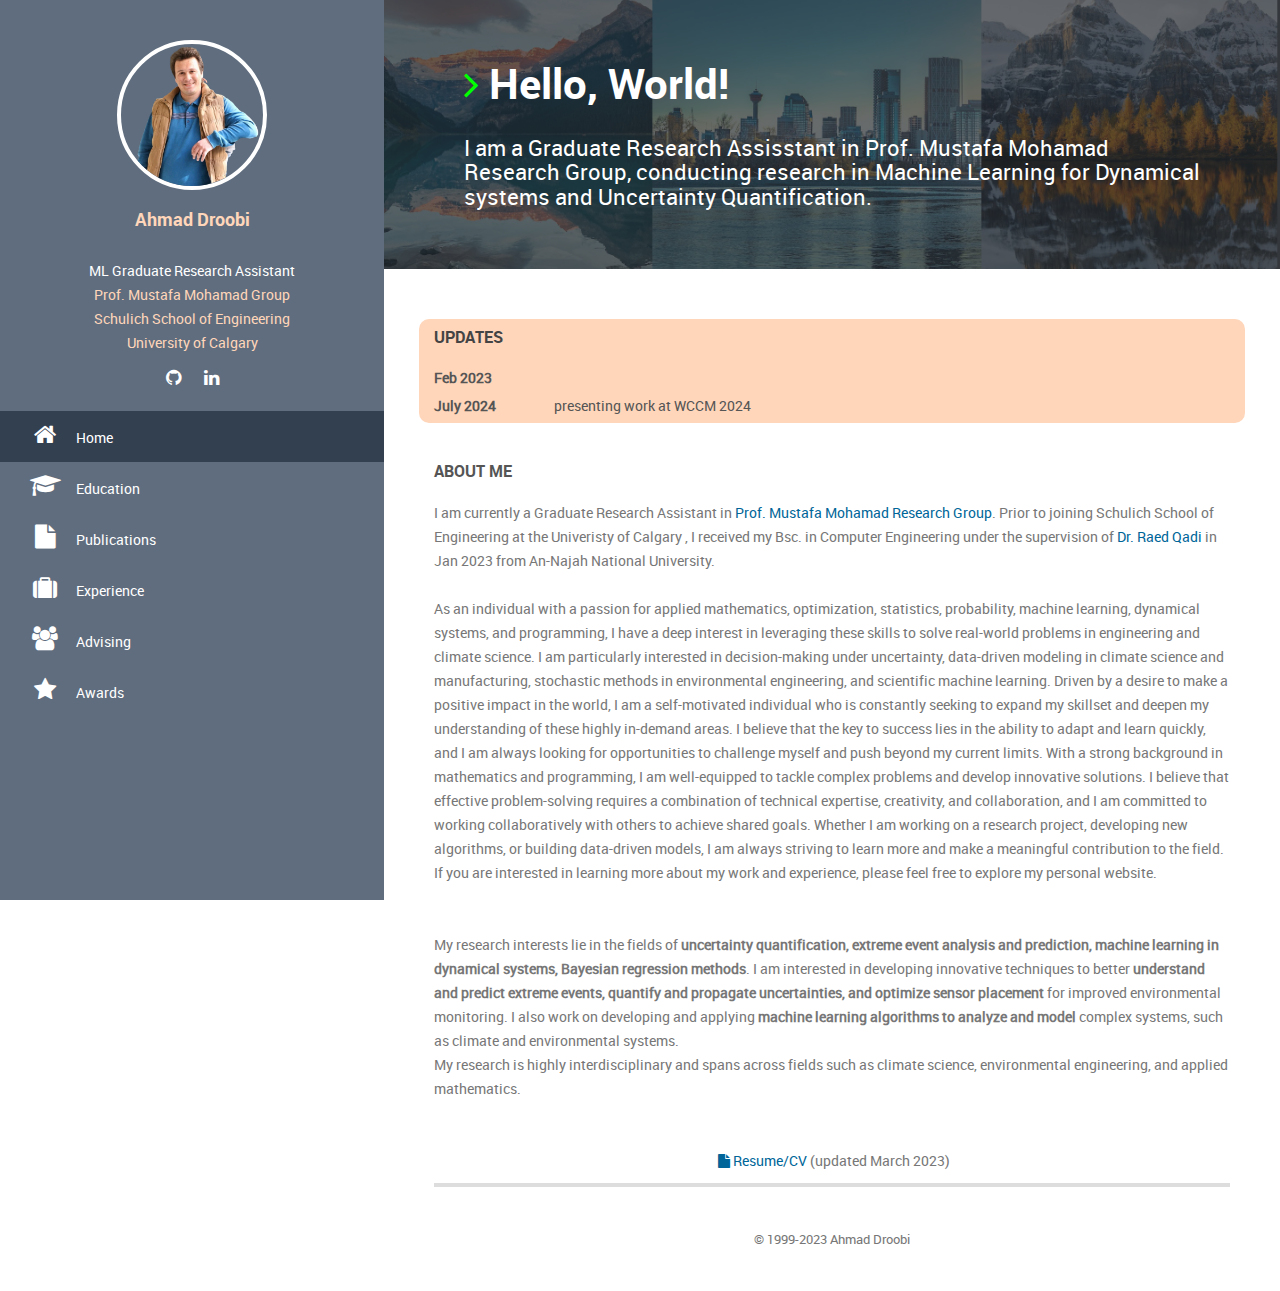
<file: index.html>
<!DOCTYPE html>
<!--[if lt IE 7]>      <html class="no-js lt-ie9 lt-ie8 lt-ie7"> <![endif]-->
<!--[if IE 7]>         <html class="no-js lt-ie9 lt-ie8"> <![endif]-->
<!--[if IE 8]>         <html class="no-js lt-ie9"> <![endif]-->
<!--[if gt IE 8]><!--> <html class="no-js"> <!--<![endif]-->
    <head>
        <meta charset="utf-8">
        <meta http-equiv="X-UA-Compatible" content="IE=edge">
        <title> Ahmad Droobi | Home  </title>
        <meta name="description" content="">
        <!--
    	Volton Template
    	http://www.templatemo.com/tm-441-volton
        -->
        <meta name="viewport" content="width=device-width, initial-scale=1">

        <link rel="stylesheet" href="css/normalize.css">
        <link rel="stylesheet" href="css/font-awesome.css">
        <link rel="stylesheet" href="css/academicons.css">
        <link rel="stylesheet" href="css/bootstrap.min.css">
        <link rel="stylesheet" href="css/templatemo-style.css">
        <link rel="shortcut icon" href="img/licensed-image.ico">
        <link rel="apple-touch-icon" sizes="180x180" href="/apple-touch-icon.png?v=9ByQ8gbazn">
        <link rel="icon" type="image/png" sizes="32x32" href="/favicon-32x32.png?v=9ByQ8gbazn">
        <link rel="icon" type="image/png" sizes="16x16" href="/favicon-16x16.png?v=9ByQ8gbazn">
        <link rel="manifest" href="/manifest.json?v=9ByQ8gbazn">
        <link rel="mask-icon" href="/safari-pinned-tab.svg?v=9ByQ8gbazn" color="#8c1515">
        <link rel="shortcut icon" href="/favicon.ico?v=9ByQ8gbazn">
        <meta name="msapplication-TileColor" content="#8c1515">
        <meta name="msapplication-TileImage" content="/mstile-144x144.png?v=9ByQ8gbazn">
        <meta name="theme-color" content="#ffffff">

        <script src="js/vendor/modernizr-2.6.2.min.js"></script>
        <script>
            (function(i,s,o,g,r,a,m){i['GoogleAnalyticsObject']=r;i[r]=i[r]||function(){
            (i[r].q=i[r].q||[]).push(arguments)},i[r].l=1*new Date();a=s.createElement(o),
            m=s.getElementsByTagName(o)[0];a.async=1;a.src=g;m.parentNode.insertBefore(a,m)
            })(window,document,'script','https://www.google-analytics.com/analytics.js','ga');

            ga('create', 'UA-88631709-1', 'auto');
            ga('send', 'pageview');
        </script>
    </head>
    <body>
        <!--[if lt IE 7]>
            <p class="browsehappy">You are using an <strong>outdated</strong> browser. Please <a href="http://browsehappy.com/">upgrade your browser</a> to improve your experience.</p>
        <![endif]-->

        <div class="responsive-header visible-xs visible-sm">
            <div class="container">
                <div class="row" style="margin-right: 0px">
                    <div class="col-md-12">
                        <div class="top-section">
                            <div class="profile-image">
                                <img src="img/prof.jpg" alt="ahmad droobi">
                            </div>
                            <div class="profile-content">
                                <h3 class="profile-title"><a href="https://profiles.ucalgary.ca/ahmad-droobi" target="_blank">Ahmad Droobi</a></h3>
                                <p class="profile-description">ML Research </p>
                                <p class="profile-description"><br /></p>
                                <div class="social-icons">
                                    <ul>
                                        <li style="margin: 0 20px 0 0;"><a href="https://github.com/ahmaddroobi99" target="_blank"><i class="fa fa-github"></i></a></li>
                                        <li><a href="https://www.linkedin.com/in/droobi/" target="_blank"><i class="fa fa-linkedin"></i></a></li>

                                    </ul>
                                </div> <!-- .social-icons -->
                            </div>
                        </div>
                    </div>
                </div>
                <a href="#" class="toggle-menu"><i class="fa fa-bars"></i></a>
                <div class="main-navigation responsive-menu">
                    <ul class="navigation">
                        <li><a href="index.html"><i class="fa fa-home fa-fw"></i>Home</a></li>
                        <li><a href="education.html"><i class="fa fa-graduation-cap fa-fw"></i>Education</a></li>
                        <li><a href="publications.html"><i class="fa fa-file fa-fw"></i>Publications</a></li>
                        <li><a href="experience.html"><i class="fa fa-suitcase fa-fw"></i>Experience</a></li>
                        <li><a href="advising.html"><i class="fa fa-users fa-fw"></i>Advising</a></li>
                        <li><a href="awards.html"><i class="fa fa-star fa-fw"></i>Awards</a></li>
                    </ul>
                </div>
            </div>
        </div>

        <!-- SIDEBAR -->
        <div class="sidebar-menu hidden-xs hidden-sm">
            <div class="top-section">
                <div class="profile-image">
                    <img src="img/prof.jpg" alt="droobi">
                    
                </div>
                <h3 class="profile-title"><a href="https://profiles.ucalgary.ca/ahmad-droobi" target="_blank">Ahmad Droobi</a></h3>
                <!-- <p class="profile-description">borisi (at) stanford (dot) edu</p> -->
                <p class="profile-description"><br /></p>
                <p class="profile-description">ML Graduate Research Assistant  </p>
                <p class="profile-description"><a href="https://profiles.ucalgary.ca/mustafa-mohamad" target="_blank">Prof. Mustafa Mohamad Group</a></p>
                <p class="profile-description"><a href="https://schulich.ucalgary.ca/" target="_blank">Schulich School of Engineering</a></p>
                <p class="profile-description"><a href="https://ucalgary.ca/" target="_blank"> University of Calgary </a></p>
            </div> <!-- top-section -->
            <div class="social-icons">
                <ul>
                    <li style="margin: 0 20px 0 0;"><a href="https://github.com/ahmaddroobi99" target="_blank"><i class="fa fa-github"></i></a></li>

                    <li style="margin: 0px 0 10px 0">  <a href="https://www.linkedin.com/in/droobi/" target="_blank"><i class="fa fa-linkedin"></i></a></li>
<!--                    <li><a href="" target="_blank"><i class="ai ai-google-scholar"></i></a></li>-->
<!--                    <li><a href="" target="_blank">arXiv</a></li>-->
                </ul>
            </div> <!-- .social-icons -->
            <div class="main-navigation">
                <ul class="navigation">
                    <li><a href="index.html"><i class="fa fa-home fa-fw"></i>Home</a></li>
                    <li><a href="education.html"><i class="fa fa-graduation-cap fa-fw"></i>Education</a></li>
                    <li><a href="publications.html"><i class="fa fa-file fa-fw"></i>Publications</a></li>
                    <li><a href="experience.html"><i class="fa fa-suitcase fa-fw"></i>Experience</a></li>
                    <li><a href="advising.html"><i class="fa fa-users fa-fw"></i>Advising</a></li>
                    <li><a href="awards.html"><i class="fa fa-star fa-fw"></i>Awards</a></li>
                </ul>
            </div> <!-- .main-navigation -->
        </div> <!-- .sidebar-menu -->


        <div class="banner-bg" id="top">
            <div class="banner-overlay"><img src="img/ccc.png" alt="" /></div>
            <div class="welcome-text">
                <h2><i class="fa fa-angle-right"></i> Hello, World!</h2>
                <h5>I am a Graduate Research Assisstant  in Prof. Mustafa Mohamad Research Group, conducting research in Machine Learning for Dynamical systems and Uncertainty Quantification.</h5>
            </div>
        </div>

        <!-- MAIN CONTENT -->
        <div class="main-content">
            <div class="fluid-container">
                <div class="content-wrapper">
                    <!-- UPDATES -->
                    <div class="page-section" id="about">
                    <div class="row">
                        <div class="col-md-12" id="updates">
                            <h4 class="widget-title">Updates</h4>
                            <table>
                                <tr>
                                    <td class="update-date"><b>Feb 2023</b></td>
                                    <td> </td>
                                </tr>
                                <tr>
                                    <td class="update-date"><b>July 2024</b></td>
                                    <td>  presenting work at WCCM 2024   </td>
                                </tr>
                            </table>
                        </div>
                        <br>
                    </div> <!-- #updates -->
                    <!-- ABOUT -->
                    <div class="row">
                        <div class="col-md-12">
                            <h4 class="widget-title">About Me</h4>
                            <p>
                                I am currently a   Graduate Research Assistant  in  <a href="https://grad.ucalgary.ca/node/3399" target="_blank">Prof. Mustafa Mohamad Research Group</a>. Prior to joining Schulich School of Engineering at the Univeristy of Calgary , I received my Bsc. in Computer Engineering  under the supervision of <a href="https://staff.najah.edu/en/profiles/3034/" target="_blank">Dr. Raed Qadi </a>   in Jan 2023  from An-Najah National University.
                                <br/>
                                <br/>
                                <p>



                            As an individual with a passion for applied mathematics, optimization, statistics, probability, machine learning, dynamical systems, and programming, I have a deep interest in leveraging these skills to solve real-world problems in engineering and climate science. I am particularly interested in decision-making under uncertainty, data-driven modeling in climate science and manufacturing, stochastic methods in environmental engineering, and scientific machine learning.

Driven by a desire to make a positive impact in the world, I am a self-motivated individual who is constantly seeking to expand my skillset and deepen my understanding of these highly in-demand areas. I believe that the key to success lies in the ability to adapt and learn quickly, and I am always looking for opportunities to challenge myself and push beyond my current limits.

With a strong background in mathematics and programming, I am well-equipped to tackle complex problems and develop innovative solutions. I believe that effective problem-solving requires a combination of technical expertise, creativity, and collaboration, and I am committed to working collaboratively with others to achieve shared goals.

Whether I am working on a research project, developing new algorithms, or building data-driven models, I am always striving to learn more and make a meaningful contribution to the field. If you are interested in learning more about my work and experience, please feel free to explore my personal website.

                        </p>

  <br/>
                            <br/>





                                My research interests lie in the fields of <b>uncertainty quantification, extreme event analysis and prediction, machine learning in dynamical systems, Bayesian regression methods</b>. I am interested in developing innovative techniques to better <b>understand and predict extreme events, quantify and propagate uncertainties, and optimize sensor placement</b>  for improved environmental monitoring. I also work on developing and applying  <b>machine learning algorithms to analyze and model</b> complex systems, such as climate and environmental systems.
                               <p> My research is highly interdisciplinary and spans across fields such as climate science, environmental engineering, and applied mathematics.</p>
                                <!-- <br/>
                                <br/>
                                If you'd like to conduct an internship in our group along these topics, please <a href="https://nvidia.wd5.myworkdayjobs.com/en-US/UniversityJobs/job/US-CA-Santa-Clara/PhD-Research-Intern--Autonomous-Vehicles---Summer-2023_JR1963492" target="_blank">apply here</a>! -->
                            <br/>
                            <br/>
                            <p style="margin-bottom: -30px; text-align: center;"><a href="files/Ahmad_Droobi_2023.docx.pdf" target="_blank"><i class="fa fa-file fa-fw"></i>Resume/CV</a> (updated March 2023)</p>
                            <hr>
                        </div>
                    </div> <!-- #about -->
                    </div>

                    <div class="row" id="footer">
                        <div class="col-md-12 text-center">
                            <p class="copyright-text">&copy; 1999-2023 Ahmad Droobi</p>
                        </div>
                    </div>

                </div>

            </div>
        </div>

        <script src="js/vendor/jquery-1.10.2.min.js"></script>
        <script src="js/min/plugins.min.js"></script>
        <script src="js/min/main.min.js"></script>

    </body>
</html>
</file>
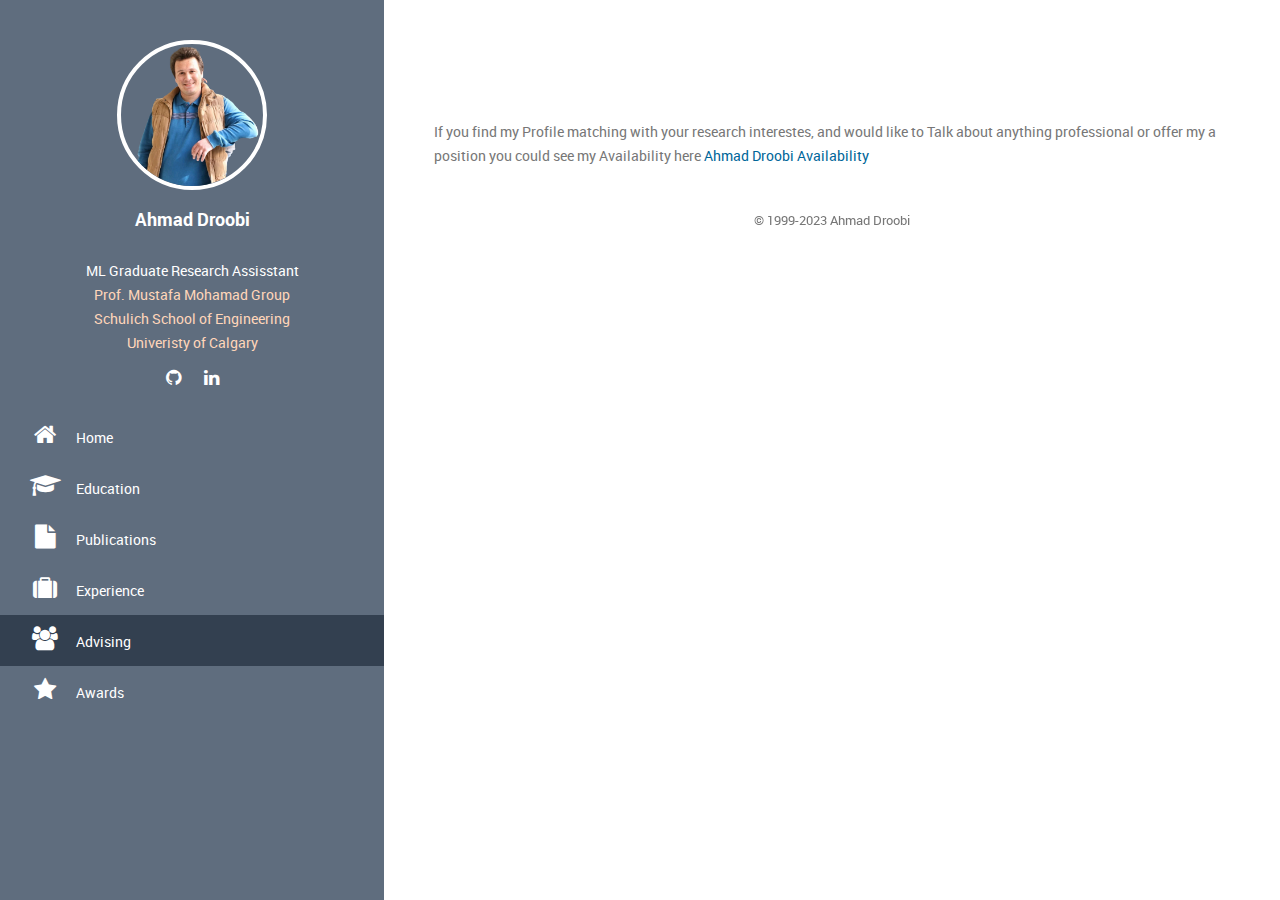
<file: advising.html>
<!DOCTYPE html>
<!--[if lt IE 7]>      <html class="no-js lt-ie9 lt-ie8 lt-ie7"> <![endif]-->
<!--[if IE 7]>         <html class="no-js lt-ie9 lt-ie8"> <![endif]-->
<!--[if IE 8]>         <html class="no-js lt-ie9"> <![endif]-->
<!--[if gt IE 8]><!--> <html class="no-js"> <!--<![endif]-->
    <head>
        <meta charset="utf-8">
        <meta http-equiv="X-UA-Compatible" content="IE=edge">
        <title>Ahmad Droobi  | Advising</title>
        <meta name="description" content="">
        <!--
    	Volton Template
    	http://www.templatemo.com/tm-441-volton
        -->
        <meta name="viewport" content="width=device-width, initial-scale=1">

        <link rel="stylesheet" href="css/normalize.css">
        <link rel="stylesheet" href="css/font-awesome.css">
        <link rel="stylesheet" href="css/academicons.css">
        <link rel="stylesheet" href="css/bootstrap.min.css">
        <link rel="stylesheet" href="css/templatemo-style.css">
        <link rel="shortcut icon" href="img/licensed-image.ico">

        <link rel="apple-touch-icon" sizes="180x180" href="/apple-touch-icon.png?v=9ByQ8gbazn">
        <link rel="icon" type="image/png" sizes="32x32" href="/favicon-32x32.png?v=9ByQ8gbazn">
        <link rel="icon" type="image/png" sizes="16x16" href="/favicon-16x16.png?v=9ByQ8gbazn">
        <link rel="manifest" href="/manifest.json?v=9ByQ8gbazn">
        <link rel="mask-icon" href="/safari-pinned-tab.svg?v=9ByQ8gbazn" color="#8c1515">
        <link rel="shortcut icon" href="/favicon.ico?v=9ByQ8gbazn">
        <meta name="msapplication-TileColor" content="#8c1515">
        <meta name="msapplication-TileImage" content="/mstile-144x144.png?v=9ByQ8gbazn">
        <meta name="theme-color" content="#ffffff">

        <script src="js/vendor/modernizr-2.6.2.min.js"></script>
        <script>
            (function(i,s,o,g,r,a,m){i['GoogleAnalyticsObject']=r;i[r]=i[r]||function(){
            (i[r].q=i[r].q||[]).push(arguments)},i[r].l=1*new Date();a=s.createElement(o),
            m=s.getElementsByTagName(o)[0];a.async=1;a.src=g;m.parentNode.insertBefore(a,m)
            })(window,document,'script','https://www.google-analytics.com/analytics.js','ga');

            ga('create', 'UA-88631709-1', 'auto');
            ga('send', 'pageview');
        </script>
    </head>
    <body >
        <!--[if lt IE 7]>
            <p class="browsehappy">You are using an <strong>outdated</strong> browser. Please <a href="http://browsehappy.com/">upgrade your browser</a> to improve your experience.</p>
        <![endif]-->

        <div class="responsive-header visible-xs visible-sm">
            <div class="container">
                <div class="row" style="margin-right: 0px">
                    <div class="col-md-12">
                        <div class="top-section">
                            <div class="profile-image">
                                <img src="img/prof.jpg" alt="Ahmad Droobi">
                            </div>
                            <div class="profile-content">
                                <h3 class="profile-title"><a href="https://profiles.ucalgary.ca/ahmad-droobi" target="_blank">Ahmad Droobi</a></h3>
                                <p class="profile-description">ML Research </p>
                                <p class="profile-description"><br /></p>
                                <div class="social-icons">
                                    <ul>
<!--                                        <li><a href="https://twitter.com/iamborisi" target="_blank"><i class="fa fa-twitter"></i></a></li>-->
<!--                                        <li><a href="https://www.linkedin.com/in/boris-ivanovic-a3103064" target="_blank"><i class="fa fa-linkedin"></i></a></li>-->
<!--                                        <li><a href="https://scholar.google.com/citations?user=ey9AQcEAAAAJ" target="_blank"><i class="ai ai-google-scholar"></i></a></li>-->
<!--                                        <li><a href="https://arxiv.org/a/ivanovic_b_1" target="_blank">arXiv</a></li>-->

                                        <li style="margin: 0 20px 0 0;"><a href="https://github.com/ahmaddroobi99" target="_blank"><i class="fa fa-github"></i></a></li>
                                        <li><a href="https://www.linkedin.com/in/droobi/" target="_blank"><i class="fa fa-linkedin"></i></a></li>

                                    </ul>
                                </div> <!-- .social-icons -->
                            </div>
                        </div>
                    </div>
                </div>
                <a href="#" class="toggle-menu"><i class="fa fa-bars"></i></a>
                <div class="main-navigation responsive-menu">
                    <ul class="navigation">
                        <li><a href="index.html"><i class="fa fa-home fa-fw"></i>Home</a></li>
                        <li><a href="education.html"><i class="fa fa-graduation-cap fa-fw"></i>Education</a></li>
                        <li><a href="publications.html"><i class="fa fa-file fa-fw"></i>Publications</a></li>
                        <li><a href="experience.html"><i class="fa fa-suitcase fa-fw"></i>Experience</a></li>
                        <li><a href="advising.html"><i class="fa fa-users fa-fw"></i>Advising</a></li>
                        <li><a href="awards.html"><i class="fa fa-star fa-fw"></i>Awards</a></li>
                    </ul>
                </div>
            </div>
        </div>

        <!-- SIDEBAR -->
        <div class="sidebar-menu hidden-xs hidden-sm">
            <div class="top-section">
                <div class="profile-image">
                                   <img src="img/prof.jpg" alt="Boris">
                </div>
                <h3 class="profile-title">Ahmad Droobi</h3>
                <!-- <p class="profile-description">borisi (at) stanford (dot) edu</p> -->
                <p class="profile-description"><br /></p>
                <p class="profile-description">ML Graduate Research Assisstant  </p>
                <p class="profile-description"><a href="https://profiles.ucalgary.ca/mustafa-mohamad" target="_blank">Prof. Mustafa Mohamad Group</a></p>
                <p class="profile-description"><a href="https://schulich.ucalgary.ca/" target="_blank">Schulich School of Engineering</a></p>
                <p class="profile-description"><a href="https://ucalgary.ca/" target="_blank"> Univeristy of Calgary </a></p>
            </div> <!-- top-section -->
            <div class="social-icons">
                <ul>
                    <li style="margin: 0 20px 0 0;"><a href="https://github.com/ahmaddroobi99" target="_blank"><i class="fa fa-github"></i></a></li>

                    <li style="margin: 0px 0 10px 0">  <a href="https://www.linkedin.com/in/droobi/" target="_blank"><i class="fa fa-linkedin"></i></a></li>
<!--                    <li><a href="" target="_blank"><i class="ai ai-google-scholar"></i></a></li>-->
<!--                    <li><a href="" target="_blank">arXiv</a></li>-->
                </ul>
            </div> <!-- .social-icons -->
            <div class="main-navigation">
                <ul class="navigation">
                    <li><a href="index.html"><i class="fa fa-home fa-fw"></i>Home</a></li>
                    <li><a href="education.html"><i class="fa fa-graduation-cap fa-fw"></i>Education</a></li>
                    <li><a href="publications.html"><i class="fa fa-file fa-fw"></i>Publications</a></li>
                    <li><a href="experience.html"><i class="fa fa-suitcase fa-fw"></i>Experience</a></li>
                    <li><a href="advising.html"><i class="fa fa-users fa-fw"></i>Advising</a></li>
                    <li><a href="awards.html"><i class="fa fa-star fa-fw"></i>Awards</a></li>
                </ul>
            </div> <!-- .main-navigation -->
        </div> <!-- .sidebar-menu -->

        <!-- MAIN CONTENT -->
        <div class="main-content">
            <div class="fluid-container">
                <div class="content-wrapper">
                    <br>
                    <br>
                    <br>
                    <br>
                    <br>

                    <p>If you find my Profile matching with your research interestes, and would like to Talk about anything professional or offer my a position you could see my Availability here <a  target="_blank" href="https://calendly.com/ahmad-droobi1999/ahmad-hamdan-droobi">Ahmad Droobi Availability</a>  </p>
<!--                    &lt;!&ndash; ADVISING &ndash;&gt;-->
<!--                    <div class="page-section" id="advising">-->
<!--                    <div class="row">-->
<!--                        <div class="col-md-12">-->
<!--                            <h4 class="widget-title">Advising</h4>-->
<!--                            <h5 class="widget-title" style="margin-bottom: 5px">At NVIDIA</h5>-->
<!--                            <table class="advisees">-->
<!--                              <tr>-->
<!--                                <th>Name</th>-->
<!--                                <th>Program</th>-->
<!--                                <th>School</th>-->
<!--                                <th>Dates</th>-->
<!--                                <th>Current</th>-->
<!--                              </tr>-->
<!--                              <tr>-->
<!--                                <th><a href="https://www.linkedin.com/in/guanyu-song-a53a811ba/" target="_blank">Guanyu Song</a></th>-->
<!--                                <td>Undergrad CS</td>-->
<!--                                <td>University of Toronto</td>-->
<!--                                <td>9/2022 - Present</td>-->
<!--                              </tr>-->
<!--                              <tr>-->
<!--                                <th><a href="https://fanyun-sun.github.io/" target="_blank">Sun Fan-Yun</a></th>-->
<!--                                <td>PhD CS</td>-->
<!--                                <td>Stanford University</td>-->
<!--                                <td>6/2022 - 11/2022</td>-->
<!--                              </tr>-->
<!--                              <tr>-->
<!--                                <th><a href="https://www.fchristianos.com/" target="_blank">Filippos Christianos</a></th>-->
<!--                                <td>PhD Robotics</td>-->
<!--                                <td>University of Edinburgh</td>-->
<!--                                <td>6/2022 - 9/2022</td>-->
<!--                              </tr>-->
<!--                            </table>-->
<!--                            <br />-->
<!--                            <h5 class="widget-title" style="margin-bottom: 5px">At Stanford</h5>-->
<!--                            <table class="advisees">-->
<!--                              <tr>-->
<!--                                <th>Name</th>-->
<!--                                <th>Program</th>-->
<!--                                <th>School</th>-->
<!--                                <th>Dates</th>-->
<!--                                <th>Current</th>-->
<!--                              </tr>-->
<!--                              <tr>-->
<!--                                <th><a href="https://mfadhilgtg.github.io" target="_blank">M. Fadhil Ginting</a></th>-->
<!--                                <td>PhD AA</td>-->
<!--                                <td>Stanford University</td>-->
<!--                                <td>9/2021 - 12/2021</td>-->
<!--                              </tr>-->
<!--                              <tr>-->
<!--                                <th><a href="https://www.mecc.polimi.it/us/phd/our-phd-students/xxxv-cycle/luca-paparusso" target="_blank">Luca Paparusso</a></th>-->
<!--                                <td>PhD ME</td>-->
<!--                                <td>Politecnico di Milano</td>-->
<!--                                <td>1/2021 - 12/2021</td>-->
<!--                              </tr>-->
<!--                              <tr>-->
<!--                                <th><a href="https://www.linkedin.com/in/richardlyf" target="_blank">Yifeng (Richard) Lin</a></th>-->
<!--                                <td>MS CS</td>-->
<!--                                <td>Stanford University</td>-->
<!--                                <td>1/2021 - 6/2021</td>-->
<!--                                <td>Deep Learning Scientist at NVIDIA</td>-->
<!--                              </tr>-->
<!--                              <tr>-->
<!--                                <th><a href="https://www.linkedin.com/in/priyakasimbeg" target="_blank">Priya Kasimbeg</a></th>-->
<!--                                <td>MS ICME</td>-->
<!--                                <td>Stanford University</td>-->
<!--                                <td>4/2020 - 6/2020</td>-->
<!--                                <td>SWE at Google</td>-->
<!--                              </tr>-->
<!--                              <tr>-->
<!--                                <th><a href="https://www.linkedin.com/in/onur-cezmi-mutlu-2178771b8" target="_blank">Cezmi Mutlu</a></th>-->
<!--                                <td>PhD EE</td>-->
<!--                                <td>Stanford University</td>-->
<!--                                <td>1/2020 - 3/2020</td>-->
<!--                                <td>Stanford EE PhD Student</td>-->
<!--                              </tr>-->
<!--                              <tr>-->
<!--                                <th><a href="https://www.linkedin.com/in/timsalzmann" target="_blank">Tim Salzmann</a></th>-->
<!--                                <td>MS Robotics</td>-->
<!--                                <td>Technical University of Munich</td>-->
<!--                                <td>9/2019 - 2/2020</td>-->
<!--                                <td>TUM PhD Student</td>-->
<!--                              </tr>-->
<!--                              <tr>-->
<!--                                <th><a href="https://www.linkedin.com/in/junwuzhang" target="_blank">Junwu Zhang</a></th>-->
<!--                                <td>MS MechE</td>-->
<!--                                <td>Stanford University</td>-->
<!--                                <td>4/2019 - 6/2019</td>-->
<!--                                <td>Roboticist at Vicarious</td>-->
<!--                              </tr>-->
<!--                              <tr>-->
<!--                                <th><a href="https://www.linkedin.com/in/hans-magnus-e-ewald" target="_blank">Hans Magnus Ewald</a></th>-->
<!--                                <td>PhD EE</td>-->
<!--                                <td>Stanford University</td>-->
<!--                                <td>1/2019 - 4/2019</td>-->
<!--                                <td>R&D Engineer at Forkbeard Tech</td>-->
<!--                              </tr>-->
<!--                              <tr>-->
<!--                                <th><a href="https://www.linkedin.com/in/simon-romanski" target="_blank">Simon Romanski</a></th>-->
<!--                                <td>MS EE/CS</td>-->
<!--                                <td>Karlsruhe Institute of Technology</td>-->
<!--                                <td>9/2018 - 4/2019</td>-->
<!--                                <td>ML Researcher at understand.ai</td>-->
<!--                              </tr>-->
<!--                              <tr>-->
<!--                                <th><a href="http://asl.stanford.edu/people/amine-elhafsi" target="_blank">Amine Elhafsi</a></th>-->
<!--                                <td>MS Aero/Astro</td>-->
<!--                                <td>Stanford University</th>-->
<!--                                <td>9/2018 - 12/2018</td>-->
<!--                                <td>Proud ASL member!</td>-->
<!--                              </tr>-->
<!--                              <tr>-->
<!--                                <th><a href="https://www.linkedin.com/in/oriana-peltzer" target="_blank">Oriana Peltzer</a></th>-->
<!--                                <td>MS MechE</td>-->
<!--                                <td>Stanford University</td>-->
<!--                                <td>9/2018 - 12/2018</td>-->
<!--                                <td>Stanford MechE PhD Student</td>-->
<!--                              </tr>-->
<!--                            </table>-->
<!--                            <hr>-->
<!--                        </div>-->
<!--                    </div> &lt;!&ndash; #ADVISING &ndash;&gt;-->
                    </div>

                    <div class="row" id="footer">
                        <div class="col-md-12 text-center">
                            <p class="copyright-text">&copy; 1999-2023 Ahmad Droobi</p>
                        </div>
                    </div>

                </div>

            </div>
        </div>

        <script src="js/vendor/jquery-1.10.2.min.js"></script>
        <script src="js/min/plugins.min.js"></script>
        <script src="js/min/main.min.js"></script>

    </body>
</html>
</file>
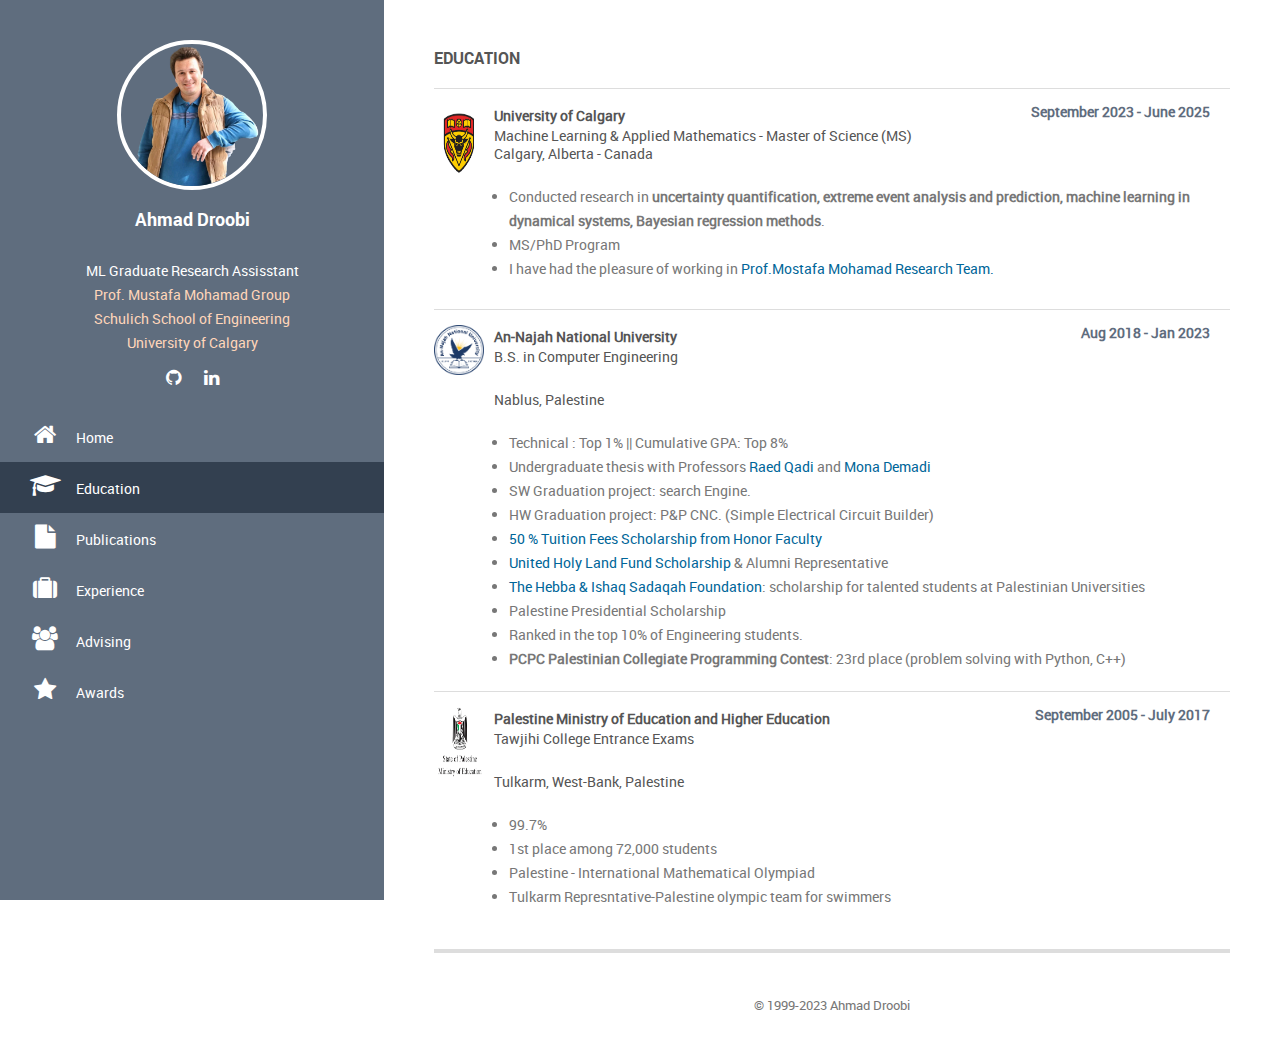
<file: education.html>
<!DOCTYPE html>
<!--[if lt IE 7]>      <html class="no-js lt-ie9 lt-ie8 lt-ie7"> <![endif]-->
<!--[if IE 7]>         <html class="no-js lt-ie9 lt-ie8"> <![endif]-->
<!--[if IE 8]>         <html class="no-js lt-ie9"> <![endif]-->
<!--[if gt IE 8]><!--> <html class="no-js"> <!--<![endif]-->
    <head>
        <meta charset="utf-8">
        <meta http-equiv="X-UA-Compatible" content="IE=edge">
        <title> Ahmad Droobi | Education</title>
        <meta name="description" content="">
        <!--
    	Volton Template
    	http://www.templatemo.com/tm-441-volton
        -->
        <meta name="viewport" content="width=device-width, initial-scale=1">
        <link rel="shortcut icon" href="img/licensed-image.ico">

        <link rel="stylesheet" href="css/normalize.css">
        <link rel="stylesheet" href="css/font-awesome.css">
        <link rel="stylesheet" href="css/academicons.css">
        <link rel="stylesheet" href="css/bootstrap.min.css">
        <link rel="stylesheet" href="css/templatemo-style.css">

        <link rel="apple-touch-icon" sizes="180x180" href="/apple-touch-icon.png?v=9ByQ8gbazn">
        <link rel="icon" type="image/png" sizes="32x32" href="/favicon-32x32.png?v=9ByQ8gbazn">
        <link rel="icon" type="image/png" sizes="16x16" href="/favicon-16x16.png?v=9ByQ8gbazn">
        <link rel="manifest" href="/manifest.json?v=9ByQ8gbazn">
        <link rel="mask-icon" href="/safari-pinned-tab.svg?v=9ByQ8gbazn" color="#8c1515">
        <link rel="shortcut icon" href="/favicon.ico?v=9ByQ8gbazn">
        <meta name="msapplication-TileColor" content="#8c1515">
        <meta name="msapplication-TileImage" content="/mstile-144x144.png?v=9ByQ8gbazn">
        <meta name="theme-color" content="#ffffff">

        <script src="js/vendor/modernizr-2.6.2.min.js"></script>
        <script>
            (function(i,s,o,g,r,a,m){i['GoogleAnalyticsObject']=r;i[r]=i[r]||function(){
            (i[r].q=i[r].q||[]).push(arguments)},i[r].l=1*new Date();a=s.createElement(o),
            m=s.getElementsByTagName(o)[0];a.async=1;a.src=g;m.parentNode.insertBefore(a,m)
            })(window,document,'script','https://www.google-analytics.com/analytics.js','ga');

            ga('create', 'UA-88631709-1', 'auto');
            ga('send', 'pageview');
        </script>
    </head>
    <body>
        <!--[if lt IE 7]>
            <p class="browsehappy">You are using an <strong>outdated</strong> browser. Please <a href="http://browsehappy.com/">upgrade your browser</a> to improve your experience.</p>
        <![endif]-->

        <div class="responsive-header visible-xs visible-sm">
            <div class="container">
                <div class="row" style="margin-right: 0px">
                    <div class="col-md-12">
                        <div class="top-section">
                            <div class="profile-image">
                                <img src="img/prof.jpg" alt="Ahmad">
                            </div>
                            <div class="profile-content">
                                <h3 class="profile-title"><a href="https://profiles.ucalgary.ca/ahmad-droobi" target="_blank">Ahmad Droobi</a></h3>
                                <p class="profile-description">ML Graduate Research Assistant</p>
                                <p class="profile-description"><br /></p>
                                <div class="social-icons">
                                    <ul>
<!--                                        <li><a href="https://twitter.com/iamborisi" target="_blank"><i class="fa fa-twitter"></i></a></li>-->
<!--                                        <li><a href="https://www.linkedin.com/in/boris-ivanovic-a3103064" target="_blank"><i class="fa fa-linkedin"></i></a></li>-->
<!--                                        <li><a href="https://scholar.google.com/citations?user=ey9AQcEAAAAJ" target="_blank"><i class="ai ai-google-scholar"></i></a></li>-->
<!--                                        <li><a href="https://arxiv.org/a/ivanovic_b_1" target="_blank">arXiv</a></li>-->
                                        <li style="margin: 0 20px 0 0;"><a href="https://github.com/ahmaddroobi99" target="_blank"><i class="fa fa-github"></i></a></li>
                                        <li><a href="https://www.linkedin.com/in/droobi/" target="_blank"><i class="fa fa-linkedin"></i></a></li>

                                    </ul>
                                </div> <!-- .social-icons -->
                            </div>
                        </div>
                    </div>
                </div>
                <a href="#" class="toggle-menu"><i class="fa fa-bars"></i></a>
                <div class="main-navigation responsive-menu">
                    <ul class="navigation">
                        <li><a href="index.html"><i class="fa fa-home fa-fw"></i>Home</a></li>
                        <li><a href="education.html"><i class="fa fa-graduation-cap fa-fw"></i>Education</a></li>
                        <li><a href="publications.html"><i class="fa fa-file fa-fw"></i>Publications</a></li>
                        <li><a href="experience.html"><i class="fa fa-suitcase fa-fw"></i>Experience</a></li>
                        <li><a href="advising.html"><i class="fa fa-users fa-fw"></i>Advising</a></li>
                        <li><a href="awards.html"><i class="fa fa-star fa-fw"></i>Awards</a></li>
                    </ul>
                </div>
            </div>
        </div>

        <!-- SIDEBAR -->
        <div class="sidebar-menu hidden-xs hidden-sm">
            <div class="top-section">
                <div class="profile-image">
                                 <img src="img/prof.jpg" alt="Boris">
                </div>
                <h3 class="profile-title">Ahmad Droobi</h3>
                <!-- <p class="profile-description">borisi (at) stanford (dot) edu</p> -->
                <p class="profile-description"><br /></p>
                <p class="profile-description">ML Graduate Research Assisstant  </p>
                <p class="profile-description"><a href="https://profiles.ucalgary.ca/mustafa-mohamad" target="_blank">Prof. Mustafa Mohamad Group</a></p>
                <p class="profile-description"><a href="https://schulich.ucalgary.ca/" target="_blank">Schulich School of Engineering</a></p>
                <p class="profile-description"><a href="https://ucalgary.ca/" target="_blank"> University of Calgary </a></p>
            </div> <!-- top-section -->
            <div class="social-icons">
                <ul>
                    <li style="margin: 0 20px 0 0;"><a href="https://github.com/ahmaddroobi99" target="_blank"><i class="fa fa-github"></i></a></li>

                    <li style="margin: 0px 0 10px 0">  <a href="https://www.linkedin.com/in/droobi/" target="_blank"><i class="fa fa-linkedin"></i></a></li>
<!--                    <li><a href="" target="_blank"><i class="ai ai-google-scholar"></i></a></li>-->
<!--                    <li><a href="" target="_blank">arXiv</a></li>-->
                </ul>
            </div> <!-- .social-icons -->
            <div class="main-navigation">
                <ul class="navigation">
                    <li><a href="index.html"><i class="fa fa-home fa-fw"></i>Home</a></li>
                    <li><a href="education.html"><i class="fa fa-graduation-cap fa-fw"></i>Education</a></li>
                    <li><a href="publications.html"><i class="fa fa-file fa-fw"></i>Publications</a></li>
                    <li><a href="experience.html"><i class="fa fa-suitcase fa-fw"></i>Experience</a></li>
                    <li><a href="advising.html"><i class="fa fa-users fa-fw"></i>Advising</a></li>
                    <li><a href="awards.html"><i class="fa fa-star fa-fw"></i>Awards</a></li>
                </ul>
            </div> <!-- .main-navigation -->
        </div> <!-- .sidebar-menu -->

        <!-- MAIN CONTENT -->
        <div class="main-content">
            <div class="fluid-container">
                <div class="content-wrapper">
                    <!-- EDUCATION -->
                    <div class="page-section" id="education">
                    <div class="row">
                        <div class="col-md-12">
                            <h4 class="widget-title">Education</h4>
                            <ul>
<!--                                <li>-->
<!--                                    <div class="life-item">-->
<!--                                        <div class="life-item-img">-->
<!--                                            <img src="img/UCal.jpg" width= 100% height=77px>-->
<!--                                        </div>-->
<!--                                        <div class="life-item-content">-->
<!--                                            <h5><b><span class="blue-grey">September 2023 - December 2028</span></b></h5>-->
<!--                                            <h5 class="life-item-title"><b>University of Calgary</b></h5>-->
<!--                                            <h5> Machine Learning & Applied Mathematics  - Doctor of Philosophy (PhD)</h5>-->
<!--                                            <h5 class="extra-space-loc">Calgary, Alberta - Canada</h5>-->
<!--                                            <ul>-->

<!--                                            </ul>-->
<!--                                        </div>-->
<!--                                    </div>-->
<!--                                </li>-->
                                <div class="li-separator"></div>
                                <li>
                                    <div class="life-item">
                                        <div class="life-item-img">
                                            <img src="img/UCal.jpg" width= 100% height=77px>
                                        </div>
                                        <div class="life-item-content">
                                            <h5><b><span class="blue-grey">September 2023 - June 2025</span></b></h5>
                                            <h5 class="life-item-title"><b>University of Calgary</b></h5>
                                            <h5>Machine Learning & Applied Mathematics  - Master of Science (MS)</h5>
                                            <h5 class="extra-space-loc">Calgary, Alberta - Canada </h5>
                                            <br>
                                            <ul>
                                                <li>Conducted research in <b>uncertainty quantification, extreme event analysis and prediction, machine learning in dynamical systems, Bayesian regression methods</b>.</li>
                                                <li>MS/PhD Program </li>
<!--                                                <li>TA for <a href="http://web.stanford.edu/class/cs231a/">CS 231A: Computer Vision, From 3D Reconstruction to Recognition</a>.</li>-->
                                                <li>I have had the pleasure of working in <a target="_blank"  href="https://profiles.ucalgary.ca/mustafa-mohamad"> Prof.Mostafa Mohamad Research Team.</a>
                                                 <table>
                                                  <tr>
<!--                                                    <td><a href="http://cvgl.stanford.edu/" target="_blank"><img src="img/cvgl.jpg"></a></td>-->
<!--                                                    <td><a href="http://snap.stanford.edu/" target="_blank"><img src="img/snap.png"></a></td>-->
<!--                                                    <td><a href="http://asl.stanford.edu/" target="_blank"><img src="img/asl.png"></a></td>-->
<!--                                                    <td><a href="https://stanfordmlgroup.github.io/" target="_blank"><img src="img/stanfordml.svg"></a></td>-->
                                                  </tr>
                                                </table>
                                                </li>
                                            </ul>
                                        </div>
                                    </div>
                                </li>
                                <div class="li-separator"></div>
                                <li>
                                    <div class="life-item">
                                        <div class="life-item-img">
                                            <img src="img/najah.jpg" width="100" height="50">
                                        </div>
                                        <div class="life-item-content">
                                            <h5><b><span class="blue-grey">Aug 2018 - Jan 2023</span></b></h5>
                                            <h5 class="life-item-title"><b>An-Najah National University</b></h5>
                                            <h5> B.S. in Computer Engineering </h5>
                                            <br>
                                            <h5 class="extra-space-loc">Nablus, Palestine </h5>
                                            <br>
                                            <ul>
                                                <li> Technical : Top 1% || Cumulative GPA: Top 8% </li>
                                                <li>Undergraduate thesis with Professors <a class="uoft-blue-underline" href="https://staff.najah.edu/en/profiles/3034/" target="_blank">Raed Qadi</a> and <a class="uoft-blue-underline" href="https://staff.najah.edu/en/profiles/3132/" target="_blank">Mona Demadi </a>
                                                <li> SW Graduation project: search Engine.  </li>

                                                <li> HW Graduation project: P&P CNC. (Simple Electrical Circuit Builder)</li>

                                                </li>
                                                <li><a target="_blank" href="https://www.najah.edu/en/about/nnu-offices/finance-department/scholarships-and-grants/">50 % Tuition Fees Scholarship from Honor Faculty </a>  </li>
                                                <li><a target="_blank"  href="https://uhlf.org/">United Holy Land Fund Scholarship</a>  & Alumni Representative</li>
                                                <li><a  target="_blank" href="https://www.thesadaqah.foundation/">The Hebba & Ishaq Sadaqah Foundation</a>: scholarship for talented students at Palestinian Universities</li>
                                                <li> Palestine Presidential Scholarship</li>
                                                <li>Ranked in the top 10% of Engineering  students.</li>
                                                <li><b>PCPC Palestinian Collegiate Programming Contest</b>: 23rd place (problem solving with Python, C++)</li>
                                            </ul>
                                        </div>
                                    </div>
                                </li>
                                <div class="li-separator"></div>
                                <li>
                                    <div class="life-item">
                                        <div class="life-item-img">
                                            <img src="img/palestine.png" width="800" height="70" >
                                        </div>
                                        <div class="life-item-content">
                                            <h5><b><span class="blue-grey">September 2005 - July 2017 </span></b></h5>
                                            <h5 class="life-item-title"><b>Palestine Ministry of Education and Higher Education </b></h5>
                                            <h5>Tawjihi College Entrance Exams</h5>
                                               <br>
                                            <h5 class="extra-space-loc">Tulkarm, West-Bank, Palestine  </h5>

                                            <ul>
                                                <br>
                                                  <li> 99.7%</li>
                                                <li> 1st place among 72,000 students</li>
                                                <li> Palestine - International Mathematical Olympiad </li>
                                                <li> Tulkarm Represntative-Palestine olympic team for swimmers </li>
                                            </ul>
                                        </div>
                                    </div>
                                </li>
                            </ul>
                            <hr>
                        </div>
                    </div> <!-- #EDUCATION -->
                    </div>

                    <div class="row" id="footer">
                        <div class="col-md-12 text-center">
                            <p class="copyright-text">&copy; 1999-2023 Ahmad Droobi </p>
                        </div>
                    </div>

                </div>

            </div>
        </div>

        <script src="js/vendor/jquery-1.10.2.min.js"></script>
        <script src="js/min/plugins.min.js"></script>
        <script src="js/min/main.min.js"></script>

    </body>
</html>
</file>
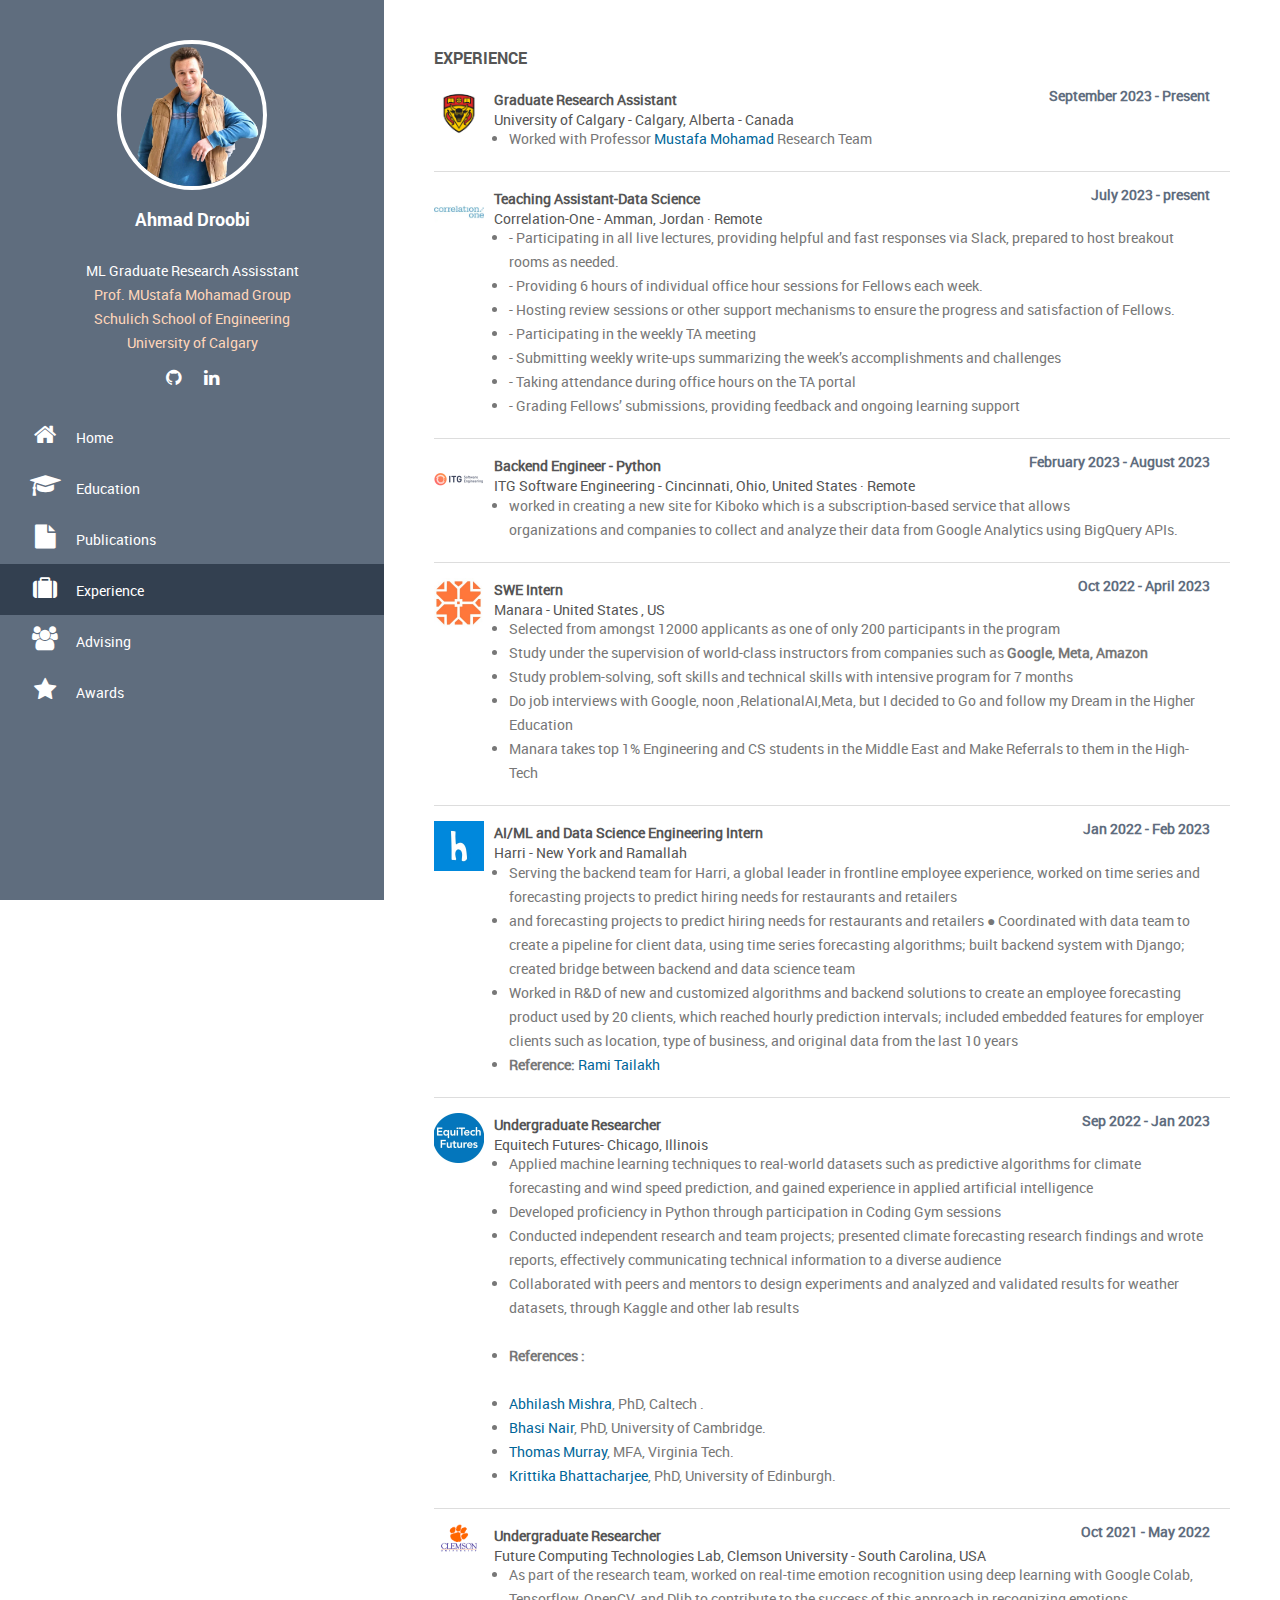
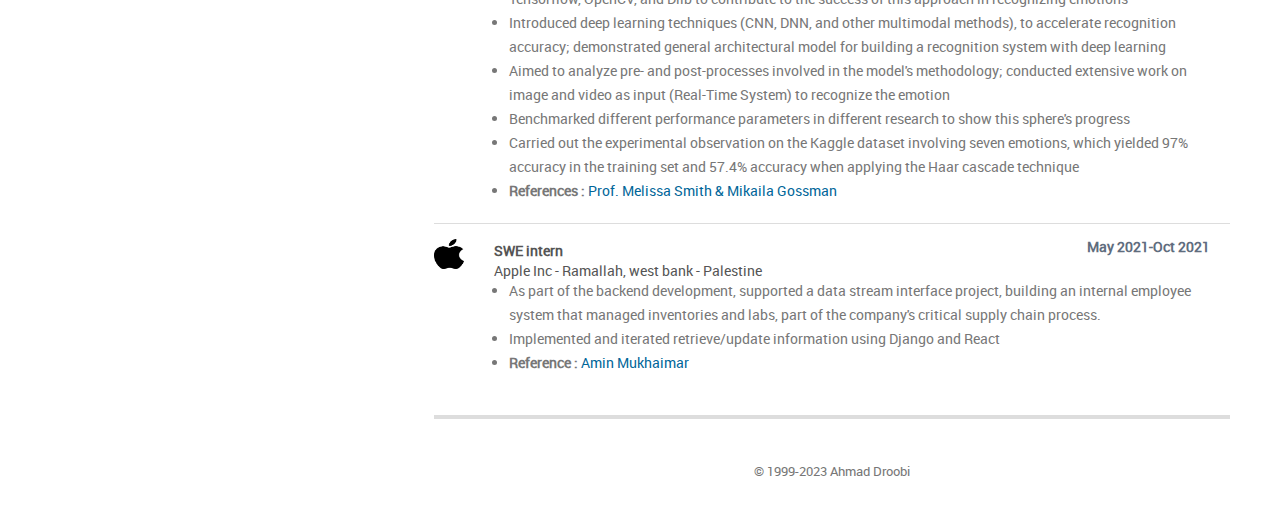
<file: experience.html>
<!DOCTYPE html>
<!--[if lt IE 7]>      <html class="no-js lt-ie9 lt-ie8 lt-ie7"> <![endif]-->
<!--[if IE 7]>         <html class="no-js lt-ie9 lt-ie8"> <![endif]-->
<!--[if IE 8]>         <html class="no-js lt-ie9"> <![endif]-->
<!--[if gt IE 8]><!--> <html class="no-js"> <!--<![endif]-->
    <head>
        <meta charset="utf-8">
        <meta http-equiv="X-UA-Compatible" content="IE=edge">
        <title>Ahmad Droobi | Experience</title>
        <meta name="description" content="">
        <!--
    	Volton Template
    	http://www.templatemo.com/tm-441-volton
        -->
        <meta name="viewport" content="width=device-width, initial-scale=1">

        <link rel="stylesheet" href="css/normalize.css">
        <link rel="stylesheet" href="css/font-awesome.css">
        <link rel="stylesheet" href="css/academicons.css">
        <link rel="stylesheet" href="css/bootstrap.min.css">
        <link rel="stylesheet" href="css/templatemo-style.css">
        <link rel="shortcut icon" href="img/licensed-image.ico">

        <link rel="apple-touch-icon" sizes="180x180" href="/apple-touch-icon.png?v=9ByQ8gbazn">
        <link rel="icon" type="image/png" sizes="32x32" href="/favicon-32x32.png?v=9ByQ8gbazn">
        <link rel="icon" type="image/png" sizes="16x16" href="/favicon-16x16.png?v=9ByQ8gbazn">
        <link rel="manifest" href="/manifest.json?v=9ByQ8gbazn">
        <link rel="mask-icon" href="/safari-pinned-tab.svg?v=9ByQ8gbazn" color="#8c1515">
        <link rel="shortcut icon" href="/favicon.ico?v=9ByQ8gbazn">
        <meta name="msapplication-TileColor" content="#8c1515">
        <meta name="msapplication-TileImage" content="/mstile-144x144.png?v=9ByQ8gbazn">
        <meta name="theme-color" content="#ffffff">

        <script src="js/vendor/modernizr-2.6.2.min.js"></script>
        <script>
            (function(i,s,o,g,r,a,m){i['GoogleAnalyticsObject']=r;i[r]=i[r]||function(){
            (i[r].q=i[r].q||[]).push(arguments)},i[r].l=1*new Date();a=s.createElement(o),
            m=s.getElementsByTagName(o)[0];a.async=1;a.src=g;m.parentNode.insertBefore(a,m)
            })(window,document,'script','https://www.google-analytics.com/analytics.js','ga');

            ga('create', 'UA-88631709-1', 'auto');
            ga('send', 'pageview');
        </script>
    </head>
    <body>
        <!--[if lt IE 7]>
            <p class="browsehappy">You are using an <strong>outdated</strong> browser. Please <a href="http://browsehappy.com/">upgrade your browser</a> to improve your experience.</p>
        <![endif]-->

        <div class="responsive-header visible-xs visible-sm">
            <div class="container">
                <div class="row" style="margin-right: 0px">
                    <div class="col-md-12">
                        <div class="top-section">
                            <div class="profile-image">
                                <img src="img/prof.jpg" alt="Ahmad">
                            </div>
                            <div class="profile-content">
                                <h3 class="profile-title"><a href="https://profiles.ucalgary.ca/ahmad-droobi" target="_blank">Ahmad Droobi</a></h3>
                                <p class="profile-description">Graduate Research Assisstant  @ UCalgary</p>
                                <p class="profile-description"><br /></p>
                                <div class="social-icons">
                                    <ul>
<!--                                        <li><a href="https://twitter.com/iamborisi" target="_blank"><i class="fa fa-twitter"></i></a></li>-->
<!--                                        <li><a href="https://www.linkedin.com/in/boris-ivanovic-a3103064" target="_blank"><i class="fa fa-linkedin"></i></a></li>-->
<!--                                        <li><a href="https://scholar.google.com/citations?user=ey9AQcEAAAAJ" target="_blank"><i class="ai ai-google-scholar"></i></a></li>-->
<!--                                        <li><a href="https://arxiv.org/a/ivanovic_b_1" target="_blank">arXiv</a></li>-->
                                        <li style="margin: 0 20px 0 0;"><a href="https://github.com/ahmaddroobi99" target="_blank"><i class="fa fa-github"></i></a></li>
                                        <li><a href="https://www.linkedin.com/in/droobi/" target="_blank"><i class="fa fa-linkedin"></i></a></li>
                                    </ul>
                                </div> <!-- .social-icons -->
                            </div>
                        </div>
                    </div>
                </div>
                <a href="#" class="toggle-menu"><i class="fa fa-bars"></i></a>
                <div class="main-navigation responsive-menu">
                    <ul class="navigation">
                        <li><a href="index.html"><i class="fa fa-home fa-fw"></i>Home</a></li>
                        <li><a href="education.html"><i class="fa fa-graduation-cap fa-fw"></i>Education</a></li>
                        <li><a href="publications.html"><i class="fa fa-file fa-fw"></i>Publications</a></li>
                        <li><a href="experience.html"><i class="fa fa-suitcase fa-fw"></i>Experience</a></li>
                        <li><a href="advising.html"><i class="fa fa-users fa-fw"></i>Advising</a></li>
                        <li><a href="awards.html"><i class="fa fa-star fa-fw"></i>Awards</a></li>
                    </ul>
                </div>
            </div>
        </div>

        <!-- SIDEBAR -->
        <div class="sidebar-menu hidden-xs hidden-sm">
            <div class="top-section">
                <div class="profile-image">
                                   <img src="img/prof.jpg" alt="Boris">
                </div>
                <h3 class="profile-title">Ahmad Droobi</h3>
                <!-- <p class="profile-description">borisi (at) stanford (dot) edu</p> -->
                <p class="profile-description"><br /></p>
                <p class="profile-description">ML Graduate Research Assisstant  </p>
                <p class="profile-description"><a href="https://profiles.ucalgary.ca/mustafa-mohamad" target="_blank">Prof. MUstafa Mohamad Group</a></p>
                <p class="profile-description"><a href="https://schulich.ucalgary.ca/" target="_blank">Schulich School of Engineering</a></p>
                <p class="profile-description"><a href="https://ucalgary.ca/" target="_blank"> University of Calgary </a></p>
            </div> <!-- top-section -->
            <div class="social-icons">
                <ul>
                    <li style="margin: 0 20px 0 0;"><a href="https://github.com/ahmaddroobi99" target="_blank"><i class="fa fa-github"></i></a></li>

                    <li style="margin: 0px 0 10px 0">  <a href="https://www.linkedin.com/in/droobi/" target="_blank"><i class="fa fa-linkedin"></i></a></li>
<!--                    <li><a href="" target="_blank"><i class="ai ai-google-scholar"></i></a></li>-->
<!--                    <li><a href="" target="_blank">arXiv</a></li>-->
                </ul>
            </div> <!-- .social-icons -->
            <div class="main-navigation">
                <ul class="navigation">
                    <li><a href="index.html"><i class="fa fa-home fa-fw"></i>Home</a></li>
                    <li><a href="education.html"><i class="fa fa-graduation-cap fa-fw"></i>Education</a></li>
                    <li><a href="publications.html"><i class="fa fa-file fa-fw"></i>Publications</a></li>
                    <li><a href="experience.html"><i class="fa fa-suitcase fa-fw"></i>Experience</a></li>
                    <li><a href="advising.html"><i class="fa fa-users fa-fw"></i>Advising</a></li>
                    <li><a href="awards.html"><i class="fa fa-star fa-fw"></i>Awards</a></li>
                </ul>
            </div> <!-- .main-navigation -->
        </div> <!-- .sidebar-menu -->


        <!-- MAIN CONTENT -->
        <div class="main-content">
            <div class="fluid-container">
                <div class="content-wrapper">

                    <!-- WORK -->
                    <div class="page-section" id="experience">
                    <div class="row">
                        <div class="col-md-12">
                            <h4 class="widget-title">Experience</h4>
                            <ul>
<!--                                <li>-->
<!--                                    <div class="life-item">-->
<!--                                        <div class="life-item-img">-->
<!--                                            <img src="img/nvidia.png">-->
<!--                                        </div>-->
<!--                                        <div class="life-item-content">-->
<!--                                            <h5><b><span class="blue-grey">January 2022 - Present</span></b></h5>-->
<!--                                            <h5 class="life-item-title"><b>Research Scientist</b></h5>-->
<!--                                            <h5>NVIDIA Research - Santa Clara, CA - USA</h5>-->
<!--                                            <ul>-->
<!--                                                <li>Working in the <a href="https://nvr-avg.github.io/" target="_blank">Autonomous Vehicle Research Group</a> on novel trajectory forecasting methods and their integration within the autonomy stack.</li>-->
<!--                                            </ul>-->
<!--                                        </div>-->
<!--                                    </div>-->
<!--                                </li>-->
<!--                                <div class="li-separator"></div>-->
<!--                                <li>-->
<!--                                    <div class="life-item">-->
<!--                                        <div class="life-item-img">-->
<!--                                            <img src="img/nvidia.png">-->
<!--                                        </div>-->
<!--                                        <div class="life-item-content">-->
<!--                                            <h5><b><span class="blue-grey">March 2021 - September 2021</span></b></h5>-->
<!--                                            <h5 class="life-item-title"><b>Research Scientist Intern</b></h5>-->
<!--                                            <h5>NVIDIA Research - Santa Clara, CA - USA</h5>-->
<!--                                            <ul>-->
<!--                                                <li>Worked in the <a href="https://nvr-avg.github.io/" target="_blank">Autonomous Vehicle Research Group</a> on novel trajectory forecasting methods and their integration within the autonomy stack.</li>-->
<!--                                            </ul>-->
<!--                                        </div>-->
<!--                                    </div>-->
<!--                                </li>-->
<!--                                <div class="li-separator"></div>-->
<!--                                <li>-->
<!--                                    <div class="life-item">-->
<!--                                        <div class="life-item-img">-->
<!--                                            <img src="img/tri.jpg">-->
<!--                                        </div>-->
<!--                                        <div class="life-item-content">-->
<!--                                            <h5><b><span class="blue-grey">June 2020 - September 2020</span></b></h5>-->
<!--                                            <h5 class="life-item-title"><b>Research Scientist Intern</b></h5>-->
<!--                                            <h5>Toyota Research Institute - Los Altos, CA - USA</h5>-->
<!--                                            <ul>-->
<!--                                                <li>Worked with the Head of Machine Learning Research, <a href="https://scholar.google.fr/citations?user=2StUgf4AAAAJ&hl=en" target="_blank">Adrien Gaidon</a>, on novel trajectory forecasting methods.</li>-->
<!--                                            </ul>-->
<!--                                        </div>-->
<!--                                    </div>-->
<!--                                </li>-->
<!--                                <div class="li-separator"></div>-->
<!--                                <li>-->
<!--                                    <div class="life-item">-->
<!--                                        <div class="life-item-img">-->
<!--                                            <img src="img/amzn.png">-->
<!--                                        </div>-->
<!--                                        <div class="life-item-content">-->
<!--                                            <h5><b><span class="blue-grey">June 2017 - September 2017</span></b></h5>-->
<!--                                            <h5 class="life-item-title"><b>Prime Air SDE Intern</b></h5>-->
<!--                                            <h5>Amazon.com - Seattle, WA - USA</h5>-->
<!--                                            <ul>-->
<!--                                                <li>Worked with Principal Research Scientist <a class="amazon-orange-underline" href="https://scholar.google.com/citations?user=fBQkrXEAAAAJ&hl=en" target="_blank">Ishay Kamon</a> in the Autonomy team.</li>-->
<!--                                                <li>Designed and implemented a novel state-of-the-art deep learning approach for a specific computer vision task within the team, outperforming existing models by 10x.</li>-->
<!--                                                <li>The project was completed successfully and a full-time Research Scientist return offer was extended.</li>-->
<!--                                            </ul>-->
<!--                                        </div>-->
<!--                                    </div>-->
<!--                                </li>-->
<!--                                <div class="li-separator"></div>-->
<!--                                <li>-->
<!--                                    <div class="life-item">-->
<!--                                        <div class="life-item-img">-->
<!--                                            <img src="img/stanford.png">-->
<!--                                        </div>-->
<!--                                        <div class="life-item-content">-->
<!--                                            <h5><b><span class="blue-grey">April 2017 - June 2017</span></b></h5>-->
<!--                                            <h5 class="life-item-title"><b>CS231A Course Assistant</b></h5>-->
<!--                                            <h5>Stanford University - Stanford, CA - USA</h5>-->
<!--                                            <ul>-->
<!--                                                <li>Assisted with many aspects of running <a href="http://web.stanford.edu/class/cs231a/" target="_blank">CS231A: Computer Vision From 3D Reconstruction to Recognition</a>, taught by Professor <a href="http://cvgl.stanford.edu/silvio/" target="_blank">Silvio Savarese</a>.</li>-->
<!--                                            </ul>-->
<!--                                        </div>-->
<!--                                    </div>-->
<!--                                </li>-->
<!--                                <div class="li-separator"></div>-->
<!--                                <li>-->
<!--                                    <div class="life-item">-->
<!--                                        <div class="life-item-img">-->
<!--                                            <img src="img/stanford.png">-->
<!--                                        </div>-->
<!--                                        <div class="life-item-content">-->
<!--                                            <h5><b><span class="blue-grey">January 2017 - June 2017</span></b></h5>-->
<!--                                            <h5 class="life-item-title"><b>Independent Research Project</b></h5>-->
<!--                                            <h5>Stanford University - Stanford, CA - USA</h5>-->
<!--                                            <ul>-->
<!--                                                <li>Worked in the <a href="http://cvgl.stanford.edu/" target="_blank">Computer Vision and Geometry Lab (CVGL)</a> and <a href="http://asl.stanford.edu/" target="_blank">Autonomous Systems Lab (ASL)</a> with Professors <a href="http://cvgl.stanford.edu/silvio/" target="_blank">Silvio Savarese</a> and <a href="http://web.stanford.edu/~pavone/" target="_blank">Marco Pavone</a> on making reinforcement learning more robust with control theory.</li>-->
<!--                                                <li>Tackled the problem of policy transfer in reinforcement learning, applying model-predictive control to provide safety guarantees when transferring a learned policy from one environment to another with different dynamics.</li>-->
<!--                                                <li>Our work was accepted to the International Symposium on Robotics Research (ISRR) 2017, held in Puerto Varas, Chile.</li>-->
<!--                                            </ul>-->
<!--                                        </div>-->
<!--                                    </div>-->
<!--                                </li>-->
<!--                                <div class="li-separator"></div>-->
<!--                                <li>-->
<!--                                    <div class="life-item">-->
<!--                                        <div class="life-item-img">-->
<!--                                            <img src="img/stanford.png">-->
<!--                                        </div>-->
<!--                                        <div class="life-item-content">-->
<!--                                            <h5><b><span class="blue-grey">September 2016 - June 2017</span></b></h5>-->
<!--                                            <h5 class="life-item-title"><b>Research Assistant</b></h5>-->
<!--                                            <h5>Stanford University - Stanford, CA - USA</h5>-->
<!--                                            <ul>-->
<!--                                                <li>Worked in the <a href="http://snap.stanford.edu/" target="_blank">Stanford Network Analysis Project (SNAP) Lab</a> with Professor <a href="https://cs.stanford.edu/people/jure/" target="_blank">Jure Leskovec</a> on analyzing large-scale physical activity data with modern data science methods.</li>-->
<!--                                                <li>Efficiently cleaned, preprocessed, and distilled 3 TB of user physical activity data from over 2 million users of a mobile fitness app. Obtained scientific results with data visualization, statistical analyses (such as regressions and confidence metrics), and computational methods (including hierarchical bootstrapping).</li>-->
<!--                                                <li>Showed significant results relating a location’s walkability, weather, and climate to an individual’s physical activity. This work has very wide implications, as physical inactivity is a major global pandemic responsible for over 5 million deaths per year.</li>-->
<!--                                            </ul>-->
<!--                                        </div>-->
<!--                                    </div>-->
<!--                                </li>-->
<!--                                <div class="li-separator"></div>-->

                                <li>
                                    <div class="life-item">
                                        <div class="life-item-img">
                                            <img src="img/UCal.jpg">
                                        </div>
                                        <div class="life-item-content">
                                            <h5><b><span class="blue-grey">September 2023 - Present</span></b></h5>
                                            <h5 class="life-item-title"><b>Graduate Research Assistant </b></h5>
                                            <h5> University of Calgary - Calgary, Alberta - Canada</h5>
                                            <ul>
                                                <li>Worked with Professor <a href="https://profiles.ucalgary.ca/mustafa-mohamad" target="_blank">Mustafa Mohamad </a> Research Team </li>
                                            </ul>
                                        </div>
                                    </div>
                                </li>
                                <div class="li-separator"></div>

                                
                                <li>
                                    <div class="life-item">
                                        <div class="life-item-img">
                                            <img src="img/one.jpg">
                                        </div>
                                        <div class="life-item-content">
                                            <h5><b><span class="blue-grey">July 2023 - present </span></b></h5>
                                            <h5 class="life-item-title"><b>Teaching Assistant-Data Science   </b></h5>
                                            <h5> Correlation-One  - Amman, Jordan  · Remote</h5>
                                            <ul>
                                                <li>  - Participating in all live lectures, providing helpful and fast responses via Slack, prepared to host breakout rooms as needed.</li>
                                                <li>  - Providing 6 hours of individual office hour sessions for Fellows each week. </li>
                                                  <li>  - Hosting review sessions or  other support mechanisms to ensure the progress and satisfaction of Fellows.</li>
                                                  <li>  - Participating in the weekly TA meeting</li>
                                                   <li> - Submitting weekly write-ups summarizing the week’s accomplishments and challenges</li>
                                                   <li> - Taking attendance during office hours on the TA portal</li>
                                                  <li> - Grading Fellows’ submissions, providing feedback and ongoing learning support</li>  
                                            </ul>
                                        </div>
                                    </div>
                                </li>
                                <div class="li-separator"></div>


                                <li>
                                    <div class="life-item">
                                        <div class="life-item-img">
                                            <img src="img/ITG.jpg">
                                        </div>
                                        <div class="life-item-content">
                                            <h5><b><span class="blue-grey">February 2023 - August 2023</span></b></h5>
                                            <h5 class="life-item-title"><b>Backend Engineer - Python  </b></h5>
                                            <h5> ITG Software Engineering  - Cincinnati, Ohio, United States · Remote</h5>
                                            <ul>
                                                <li>  worked in creating a new site for Kiboko which is a subscription-based service that allows<br>
                                                     organizations and companies to collect and analyze their data from Google Analytics using BigQuery APIs. </li>
                                            </ul>
                                        </div>
                                    </div>
                                </li>




                                <div class="li-separator"></div>


                                <li>
                                    <div class="life-item">
                                        <div class="life-item-img">
                                            <img src="img/Man.jpg">
                                        </div>
                                        <div class="life-item-content">
                                            <h5><b><span class="blue-grey">Oct 2022 - April 2023</span></b></h5>
                                            <h5 class="life-item-title"><b>SWE Intern</b></h5>
                                            <h5>Manara - United States , US</h5>
                                            <ul>
                                                <li>Selected from amongst 12000 applicants as one of only 200 participants in the program</li>
                                                <li>Study under the supervision of world-class instructors from companies such as <b>Google, Meta, Amazon</b></li>
                                                <li>Study problem-solving, soft skills and technical skills with intensive program for 7 months </li>
                                                 <li>Do job interviews with Google, noon ,RelationalAI,Meta, but I decided to Go and follow my Dream in the Higher Education </li>
                                                <li> Manara  takes top 1% Engineering and CS students in the Middle East and Make Referrals to them in the High-Tech </li>

                                            </ul>
                                        </div>
                                    </div>
                                </li>
                                <div class="li-separator"></div>
                                <li>
                                    <div class="life-item">
                                        <div class="life-item-img">
                                            <img src="img/harri.jpg">
                                        </div>
                                        <div class="life-item-content">
                                            <h5><b><span class="blue-grey">Jan 2022 - Feb 2023</span></b></h5>
                                            <h5 class="life-item-title"><b>AI/ML and Data Science Engineering Intern</b></h5>
                                            <h5>Harri - New York and Ramallah</h5>
                                            <ul>
                                                <li>Serving the backend team for Harri, a global leader in frontline employee experience, worked on time series
and forecasting projects to predict hiring needs for restaurants and retailers</li>
                                                <li>and forecasting projects to predict hiring needs for restaurants and retailers
● Coordinated with data team to create a pipeline for client data, using time series forecasting algorithms; built
backend system with Django; created bridge between backend and data science team</li>
                                                <li>Worked in R&D of new and customized algorithms and backend solutions to create an employee forecasting
product used by 20 clients, which reached hourly prediction intervals; included embedded features for
employer clients such as location, type of business, and original data from the last 10 years
</li>
                                                <li > <b>Reference:</b><a target="_blank" href="https://www.linkedin.com/in/ramiazmi/">  Rami Tailakh</a></li>


                                            </ul>
                                        </div>
                                    </div>
                                </li>
                                <!-- <div class="li-separator"></div>
                                <li>
                                    <div class="life-item">
                                        <div class="life-item-img">
                                            <img src="img/uoft.png">
                                        </div>
                                        <div class="life-item-content">
                                            <h5><b><span class="blue-grey">September 2015 - May 2016</span></b></h5>
                                            <h5 class="life-item-title"><b>Undergraduate Thesis</b></h5>
                                            <h5>University of Toronto - Toronto, ON - Canada</h5>
                                            <p>Worked with Professors <a class="uoft-blue-underline" href="http://www.cs.toronto.edu/~urtasun/" target="_blank">Raquel Urtasun</a> and <a class="uoft-blue-underline" href="http://www.cs.utoronto.ca/~fidler/" target="_blank">Sanja Fidler</a> to:</p>
                                            <p><i>Create a semantically labelled 3D map of an outdoor environment from video recorded by a quadrocopter and augment that map with cartographic data (ie. from OpenStreetMap).</i></p>
                                            <p>More specifically, the goals of the project were:
                                            <ul>
                                                <li>Fly a quadcopter around an outdoor environment and, from video recorded during the flight, create a 3D reconstruction of the environment. The LSD-SLAM algorithm was used for this since the cameras available to us were monocular.</li>
                                                <li>Design and implement a data annotation framework to support and automate the labeling of collected data.</li>
                                                <li>Label objects within the 3D representation of the environment, such as people, trees, buildings, etc... For this I formulated a CRF, incorporating cartographic data.</li>
                                            </ul></p>
                                            <p>Project results and reports can be viewed at <a class="uoft-blue-underline" href="https://drive.google.com/open?id=0B07dwt_Fgi11ZFNtYmhxWHBiQTA" target="_blank">this Google Drive link.</a></p>
                                        </div>
                                    </div>
                                </li> -->
                                <div class="li-separator"></div>
                                <li>
                                    <div class="life-item">
                                        <div class="life-item-img">
                                            <img src="img/HUK_QZmw_400x400.jpg">
                                        </div>
                                        <div class="life-item-content">
                                            <h5><b><span class="blue-grey">Sep 2022 - Jan 2023 </span></b></h5>
                                            <h5 class="life-item-title"><b>Undergraduate Researcher</b></h5>
                                            <h5>Equitech Futures- Chicago, Illinois
</h5>
                                            <ul>
                                                <li>Applied machine learning techniques to real-world datasets such as predictive algorithms for climate
forecasting and wind speed prediction, and gained experience in applied artificial intelligence</li>
                                                <li>Developed proficiency in Python through participation in Coding Gym sessions</li>
                                                <li>Conducted independent research and team projects; presented climate forecasting research findings and
wrote reports, effectively communicating technical information to a diverse audience
</li>
                                                <li>Collaborated with peers and mentors to design experiments and analyzed and validated results for weather
datasets, through Kaggle and other lab results</li>

                                            </ul>


<br>
                                   <ul>
                                <li><b>References :</b></li>
                                   </ul>
<br>

                         <ul>
                             <li> <a target="_blank" href="https://harris.uchicago.edu/directory/abhilash-mishra">Abhilash Mishra</a>, PhD, Caltech .</li>
                             <li> <a target="_blank" href="https://www.equitechfutures.com/faculty/bhasi-nair" >Bhasi Nair</a>, PhD, University of Cambridge.</li>
                             <li><a target="_blank" href="https://www.linkedin.com/in/manoflamuncie/">Thomas Murray</a>, MFA, Virginia Tech.</li>
                             <li><a target="_blank" href="https://www.linkedin.com/in/krittika-bhattacharjee-5530a3214/">Krittika Bhattacharjee</a>, PhD, University of Edinburgh.</li>

                    </ul>

</div>
                                    </div>
                                </li>
                                <div class="li-separator"></div>
                                <li>
                                    <div class="life-item">
                                        <div class="life-item-img">
                                            <img src="img/images.png">
                                        </div>
                                        <div class="life-item-content">
                                            <h5><b><span class="blue-grey">Oct 2021 - May 2022</span></b></h5>
                                            <h5 class="life-item-title"><b>Undergraduate Researcher</b></h5>
                                            <h5>Future Computing Technologies Lab, Clemson University -  South Carolina, USA</h5>
                                            <ul>
                                                <li> As part of the research team, worked on real-time emotion recognition using deep learning with Google
Colab, Tensorflow, OpenCV, and Dlib to contribute to the success of this approach in recognizing emotions</li>
                                                <li>Introduced deep learning techniques (CNN, DNN, and other multimodal methods), to accelerate recognition
accuracy; demonstrated general architectural model for building a recognition system with deep learning</li>
                                                <li>Aimed to analyze pre- and post-processes involved in the model's methodology; conducted extensive work
on image and video as input (Real-Time System) to recognize the emotion</li>
                                                <li>Benchmarked different performance parameters in different research to show this sphere's progress</li>
                                                <li>Carried out the experimental observation on the Kaggle dataset involving seven emotions, which yielded
97% accuracy in the training set and 57.4% accuracy when applying the Haar cascade technique
</li>
                                                <li> <b>References :</b> <a target="_blank" href="https://www.clemson.edu/cecas/departments/ece/faculty_staff/faculty/msmith.html"
                                                >Prof. Melissa Smith</a> <a target="_blank" href="https://www.linkedin.com/in/mikaila-gossman-133622106/" >  & Mikaila Gossman
</a></li>
                                            </ul>
                                        </div>
                                    </div>
                                </li>
                                <div class="li-separator"></div>
                                <li>
                                    <div class="life-item">
                                        <div class="life-item-img">
                                            <img src="img\download (1).png" width="30 px" height="30 px">
                                        </div>
                                        <div class="life-item-content">
                                            <h5><b><span class="blue-grey">May 2021-Oct 2021</span></b></h5>
                                            <h5 class="life-item-title"><b>SWE intern</b></h5>
                                            <h5>Apple Inc - Ramallah, west bank - Palestine </h5>
                                            <ul>
                                                <li>As part of the backend development, supported a data stream interface project, building an internal
employee system that managed inventories and labs, part of the company's critical supply chain process.</li>
                                                <li>Implemented and iterated retrieve/update information using Django and React</li>
                                                <li><b>Reference :</b> <a target="_blank" href="https://www.linkedin.com/in/aminmukhaimar/">Amin Mukhaimar</a></li>
                                            </ul>
                                        </div>
                                    </div>
                                </li>
                            </ul>
                            <hr>
                        </div>
                    </div> <!-- #WORK -->
                    </div>

                    <div class="row" id="footer">
                        <div class="col-md-12 text-center">
                            <p class="copyright-text">&copy; 1999-2023 Ahmad Droobi</p>
                        </div>
                    </div>

                </div>

            </div>
        </div>

        <script src="js/vendor/jquery-1.10.2.min.js"></script>
        <script src="js/min/plugins.min.js"></script>
        <script src="js/min/main.min.js"></script>

    </body>
</html>
</file>
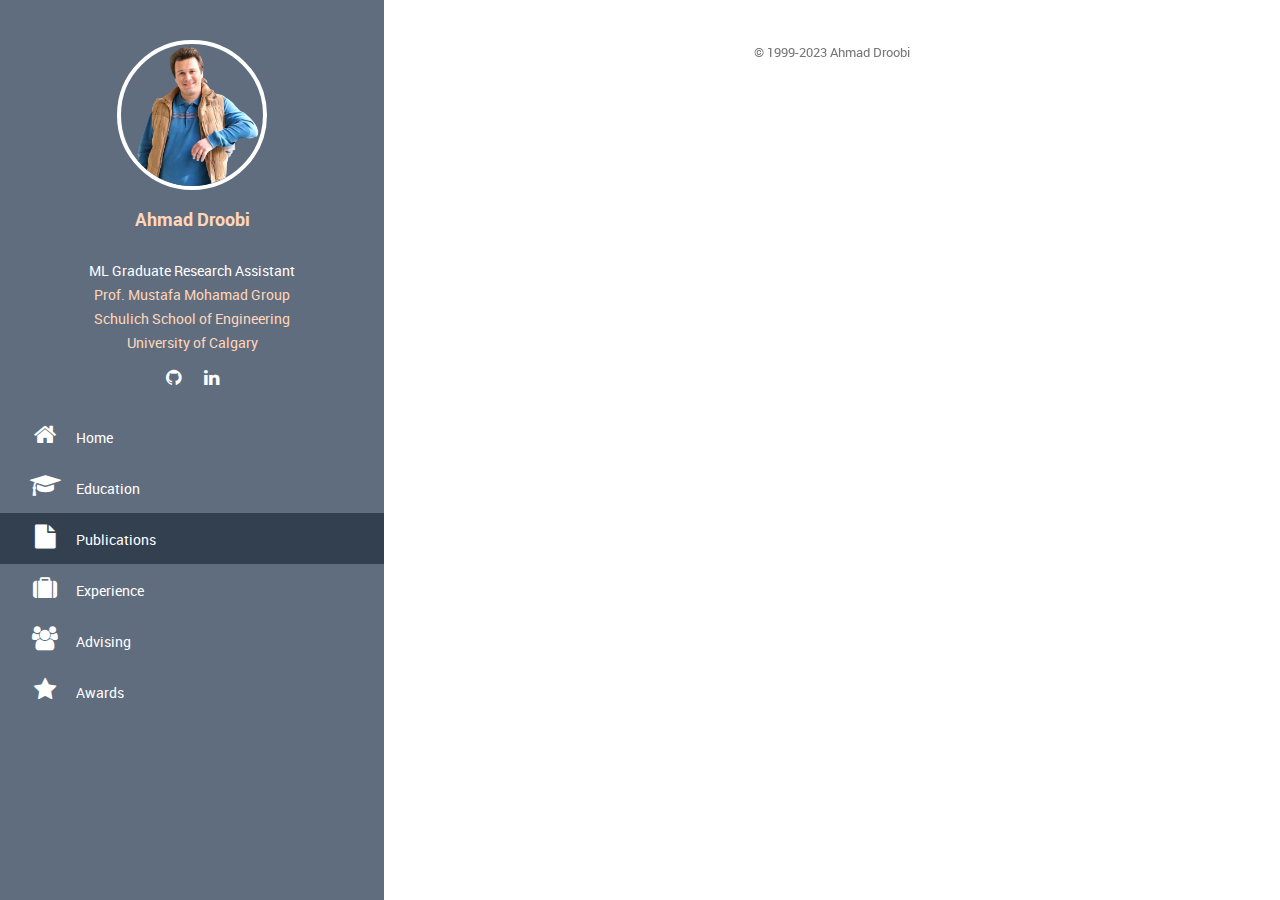
<file: publications.html>
<!DOCTYPE html>
<!--[if lt IE 7]>      <html class="no-js lt-ie9 lt-ie8 lt-ie7"> <![endif]-->
<!--[if IE 7]>         <html class="no-js lt-ie9 lt-ie8"> <![endif]-->
<!--[if IE 8]>         <html class="no-js lt-ie9"> <![endif]-->
<!--[if gt IE 8]><!--> <html class="no-js"> <!--<![endif]-->
    <head>
        <meta charset="utf-8">
        <meta http-equiv="X-UA-Compatible" content="IE=edge">
        <title>Ahmad Droobi | Publications</title>
        <meta name="description" content="">
        <!--
    	Volton Template
    	http://www.templatemo.com/tm-441-volton
        -->
        <meta name="viewport" content="width=device-width, initial-scale=1">
        <link rel="shortcut icon" href="img/licensed-image.ico">

        <link rel="stylesheet" href="css/normalize.css">
        <link rel="stylesheet" href="css/font-awesome.css">
        <link rel="stylesheet" href="css/academicons.css">
        <link rel="stylesheet" href="css/bootstrap.min.css">
        <link rel="stylesheet" href="css/templatemo-style.css">

        <link rel="apple-touch-icon" sizes="180x180" href="/apple-touch-icon.png?v=9ByQ8gbazn">
        <link rel="icon" type="image/png" sizes="32x32" href="/favicon-32x32.png?v=9ByQ8gbazn">
        <link rel="icon" type="image/png" sizes="16x16" href="/favicon-16x16.png?v=9ByQ8gbazn">
        <link rel="manifest" href="/manifest.json?v=9ByQ8gbazn">
        <link rel="mask-icon" href="/safari-pinned-tab.svg?v=9ByQ8gbazn" color="#8c1515">
        <link rel="shortcut icon" href="/favicon.ico?v=9ByQ8gbazn">
        <meta name="msapplication-TileColor" content="#8c1515">
        <meta name="msapplication-TileImage" content="/mstile-144x144.png?v=9ByQ8gbazn">
        <meta name="theme-color" content="#ffffff">

        <script src="js/vendor/modernizr-2.6.2.min.js"></script>
        <script>
            (function(i,s,o,g,r,a,m){i['GoogleAnalyticsObject']=r;i[r]=i[r]||function(){
            (i[r].q=i[r].q||[]).push(arguments)},i[r].l=1*new Date();a=s.createElement(o),
            m=s.getElementsByTagName(o)[0];a.async=1;a.src=g;m.parentNode.insertBefore(a,m)
            })(window,document,'script','https://www.google-analytics.com/analytics.js','ga');

            ga('create', 'UA-88631709-1', 'auto');
            ga('send', 'pageview');
        </script>
    </head>
    <body>
        <!--[if lt IE 7]>
            <p class="browsehappy">You are using an <strong>outdated</strong> browser. Please <a href="http://browsehappy.com/">upgrade your browser</a> to improve your experience.</p>
        <![endif]-->

        <div class="responsive-header visible-xs visible-sm">
            <div class="container">
                <div class="row" style="margin-right: 0px">
                    <div class="col-md-12">
                        <div class="top-section">
                            <div class="profile-image">
                                <img src="img/prof.jpg" alt="Ahmad">
                            </div>
                            <div class="profile-content">
                                <h3 class="profile-title"><a href="https://profiles.ucalgary.ca/ahmad-droobi" target="_blank">Ahmad Droobi</a></h3>
                                <p class="profile-description">ML Research </p>
                                <p class="profile-description"><br /></p>
                                <div class="social-icons">
                                    <ul>
<!--                                        <li><a href="https://twitter.com/iamborisi" target="_blank"><i class="fa fa-twitter"></i></a></li>-->
<!--                                        <li><a href="https://www.linkedin.com/in/boris-ivanovic-a3103064" target="_blank"><i class="fa fa-linkedin"></i></a></li>-->
<!--                                        <li><a href="https://scholar.google.com/citations?user=ey9AQcEAAAAJ" target="_blank"><i class="ai ai-google-scholar"></i></a></li>-->
<!--                                        <li><a href="https://arxiv.org/a/ivanovic_b_1" target="_blank">arXiv</a></li>-->
                                        <li style="margin: 0 20px 0 0;"><a href="https://github.com/ahmaddroobi99" target="_blank"><i class="fa fa-github"></i></a></li>
                                        <li><a href="https://www.linkedin.com/in/droobi/" target="_blank"><i class="fa fa-linkedin"></i></a></li>


                                    </ul>
                                </div> <!-- .social-icons -->
                            </div>
                        </div>
                    </div>
                </div>
                <a href="#" class="toggle-menu"><i class="fa fa-bars"></i></a>
                <div class="main-navigation responsive-menu">
                    <ul class="navigation">
                        <li><a href="index.html"><i class="fa fa-home fa-fw"></i>Home</a></li>
                        <li><a href="education.html"><i class="fa fa-graduation-cap fa-fw"></i>Education</a></li>
                        <li><a href="publications.html"><i class="fa fa-file fa-fw"></i>Publications</a></li>
                        <li><a href="experience.html"><i class="fa fa-suitcase fa-fw"></i>Experience</a></li>
                        <li><a href="advising.html"><i class="fa fa-users fa-fw"></i>Advising</a></li>
                        <li><a href="awards.html"><i class="fa fa-star fa-fw"></i>Awards</a></li>
                    </ul>
                </div>
            </div>
        </div>

        <!-- SIDEBAR -->
        <div class="sidebar-menu hidden-xs hidden-sm">
            <div class="top-section">
                <div class="profile-image">
                                 <img src="img/prof.jpg" alt="Boris">
                </div>
                <h3 class="profile-title"><a href="https://profiles.ucalgary.ca/ahmad-droobi" target="_blank">Ahmad Droobi</a></h3>
                <!-- <p class="profile-description">borisi (at) stanford (dot) edu</p> -->
                <p class="profile-description"><br /></p>
                <p class="profile-description">ML Graduate Research Assistant  </p>
                <p class="profile-description"><a href="https://profiles.ucalgary.ca/mustafa-mohamad" target="_blank">Prof. Mustafa Mohamad Group</a></p>
                <p class="profile-description"><a href="https://schulich.ucalgary.ca/" target="_blank">Schulich School of Engineering</a></p>
                <p class="profile-description"><a href="https://ucalgary.ca/" target="_blank"> University of Calgary </a></p>
            </div> <!-- top-section -->
            <div class="social-icons">
                <ul>
                    <li style="margin: 0 20px 0 0;"><a href="https://github.com/ahmaddroobi99" target="_blank"><i class="fa fa-github"></i></a></li>

                    <li style="margin: 0px 0 10px 0">  <a href="https://www.linkedin.com/in/droobi/" target="_blank"><i class="fa fa-linkedin"></i></a></li>
<!--                    <li><a href="" target="_blank"><i class="ai ai-google-scholar"></i></a></li>-->
<!--                    <li><a href="" target="_blank">arXiv</a></li>-->
                </ul>
            </div> <!-- .social-icons -->
            <div class="main-navigation">
                <ul class="navigation">
                    <li><a href="index.html"><i class="fa fa-home fa-fw"></i>Home</a></li>
                    <li><a href="education.html"><i class="fa fa-graduation-cap fa-fw"></i>Education</a></li>
                    <li><a href="publications.html"><i class="fa fa-file fa-fw"></i>Publications</a></li>
                    <li><a href="experience.html"><i class="fa fa-suitcase fa-fw"></i>Experience</a></li>
                    <li><a href="advising.html"><i class="fa fa-users fa-fw"></i>Advising</a></li>
                    <li><a href="awards.html"><i class="fa fa-star fa-fw"></i>Awards</a></li>
                </ul>
            </div> <!-- .main-navigation -->
        </div> <!-- .sidebar-menu -->

        <!-- MAIN CONTENT -->
        <div class="main-content">
            <div class="fluid-container">
                <div class="content-wrapper">

<!--                    &lt;!&ndash; PUBLICATIONS &ndash;&gt;-->
<!--                    <div class="page-section" id="publications">-->
<!--                    <div class="row">-->
<!--                        <div class="col-md-12">-->
<!--                            <h4 class="widget-title">Publications</h4>-->
<!--                            &lt;!&ndash; <h5 class="widget-title">Preprints</h5> &ndash;&gt;-->
<!--                            <ul>-->
<!--                                <li>-->
<!--                                    <div class="life-item">-->
<!--                                        <div class="life-item-pub-img">-->
<!--                                            <img src="img/adaptation.gif">-->
<!--                                        </div>-->
<!--                                        <div class="life-item-content">-->
<!--                                            <b class="paper-title">Expanding the Deployment Envelope of Behavior Prediction via Adaptive Meta-Learning</b>-->
<!--                                            <br>-->
<!--                                            <h5 class="life-item-title"><b>B. Ivanovic</b></h5>, J. Harrison, M. Pavone-->
<!--                                            <br>-->
<!--                                            <a href="files/IvanovicHarrisonEtAl2023.txt" target="_blank">[BibTex]</a> <a href="https://arxiv.org/pdf/2209.11820.pdf" target="_blank">[PDF]</a> <a href="https://arxiv.org/abs/2209.11820" target="_blank">[arXiv]</a> <a href="https://github.com/NVlabs/adaptive-prediction" target="_blank">[code]</a> <i>IEEE Int'l Conf. on Robotics and Automation (<a href="https://www.icra2023.org/" target="_blank">ICRA</a>) 2023</i>-->
<!--                                        </div>-->
<!--                                    </div>-->
<!--                                </li>-->
<!--                            </ul>-->
<!--                            <ul>-->
<!--                                <li>-->
<!--                                    <div class="life-item">-->
<!--                                        <div class="life-item-pub-img">-->
<!--                                            <img src="img/bits.gif">-->
<!--                                        </div>-->
<!--                                        <div class="life-item-content">-->
<!--                                            <b class="paper-title">BITS: Bi-level Imitation for Traffic Simulation</b>-->
<!--                                            <br>-->
<!--                                            D. Xu, Y. Chen, <h5 class="life-item-title"><b>B. Ivanovic</b></h5>, M. Pavone-->
<!--                                            <br>-->
<!--                                            <a href="files/XuChenEtAl2023.txt" target="_blank">[BibTex]</a> <a href="https://arxiv.org/pdf/2208.12403.pdf" target="_blank">[PDF]</a> <a href="https://arxiv.org/abs/2208.12403" target="_blank">[arXiv]</a> <i>IEEE Int'l Conf. on Robotics and Automation (<a href="https://www.icra2023.org/" target="_blank">ICRA</a>) 2023</i>-->
<!--                                        </div>-->
<!--                                    </div>-->
<!--                                </li>-->
<!--                            </ul>-->
<!--                            <ul>-->
<!--                                <li>-->
<!--                                    <div class="life-item">-->
<!--                                        <div class="life-item-pub-img">-->
<!--                                            <img src="img/treepolicyplanning.png">-->
<!--                                        </div>-->
<!--                                        <div class="life-item-content">-->
<!--                                            <b class="paper-title">Tree-structured Policy Planning with Learned Behavior Models</b>-->
<!--                                            <br>-->
<!--                                            Y. Chen, P. Karkus, <h5 class="life-item-title"><b>B. Ivanovic</b></h5>, X. Weng, M. Pavone-->
<!--                                            <br>-->
<!--                                            <a href="files/ChenKarkusEtAl2023.txt" target="_blank">[BibTex]</a> <a href="https://arxiv.org/pdf/2301.11902.pdf" target="_blank">[PDF]</a> <a href="https://arxiv.org/abs/2301.11902" target="_blank">[arXiv]</a> <i>IEEE Int'l Conf. on Robotics and Automation (<a href="https://www.icra2023.org/" target="_blank">ICRA</a>) 2023</i>-->
<!--                                        </div>-->
<!--                                    </div>-->
<!--                                </li>-->
<!--                            </ul>-->
<!--                            <ul>-->
<!--                                <li>-->
<!--                                    <div class="life-item">-->
<!--                                        <div class="life-item-pub-img">-->
<!--                                            <img src="img/occlusions.png">-->
<!--                                        </div>-->
<!--                                        <div class="life-item-content">-->
<!--                                            <b class="paper-title">Planning with Occluded Traffic Agents using Bi-Level Variational Occlusion Models</b>-->
<!--                                            <br>-->
<!--                                            F. Christianos, P. Karkus, <h5 class="life-item-title"><b>B. Ivanovic</b></h5>, S. V. Albrecht, M. Pavone-->
<!--                                            <br>-->
<!--                                            <a href="files/ChristianosKarkusEtAl2023.txt" target="_blank">[BibTex]</a> <a href="https://arxiv.org/pdf/2210.14584.pdf" target="_blank">[PDF]</a> <a href="https://arxiv.org/abs/2210.14584" target="_blank">[arXiv]</a> <i>IEEE Int'l Conf. on Robotics and Automation (<a href="https://www.icra2023.org/" target="_blank">ICRA</a>) 2023</i>-->
<!--                                        </div>-->
<!--                                    </div>-->
<!--                                </li>-->
<!--                            </ul>-->
<!--                            <ul>-->
<!--                                <li>-->
<!--                                    <div class="life-item">-->
<!--                                        <div class="life-item-pub-img">-->
<!--                                            <img src="img/EGO.png">-->
<!--                                        </div>-->
<!--                                        <div class="life-item-content">-->
<!--                                            <b class="paper-title">Robust and Controllable Object-Centric Learning through Energy-based Models</b>-->
<!--                                            <br>-->
<!--                                            R. Zhang, T. Che, <h5 class="life-item-title"><b>B. Ivanovic</b></h5>, R. Wang, M. Pavone, Y. Bengio, L. Paull-->
<!--                                            <br>-->
<!--                                            <a href="files/ZhangCheEtAl2023.txt" target="_blank">[BibTex]</a> <a href="https://arxiv.org/pdf/2210.05519.pdf" target="_blank">[PDF]</a> <a href="https://arxiv.org/abs/2210.05519" target="_blank">[arXiv]</a> <i>Int'l Conf. on Learning Representations (<a href="https://iclr.cc/Conferences/2023" target="_blank">ICLR</a>) 2023</i>-->
<!--                                        </div>-->
<!--                                    </div>-->
<!--                                </li>-->
<!--                            </ul>-->
<!--                            &lt;!&ndash; <h5 class="widget-title">Publications</h5> &ndash;&gt;-->
<!--                            <ul>-->
<!--                                <li>-->
<!--                                    <div class="life-item">-->
<!--                                        <div class="life-item-pub-img">-->
<!--                                            <img src="img/diffstack.png">-->
<!--                                        </div>-->
<!--                                        <div class="life-item-content">-->
<!--                                            <b class="paper-title">DiffStack: A Differentiable and Modular Control Stack for Autonomous Vehicles</b>-->
<!--                                            <br>-->
<!--                                            P. Karkus, <h5 class="life-item-title"><b>B. Ivanovic</b></h5>, S. Mannor, M. Pavone-->
<!--                                            <br>-->
<!--                                            <a href="files/KarkusIvanovicEtAl2022.txt" target="_blank">[BibTex]</a> <a href="https://openreview.net/pdf?id=teEnA3L4aRe" target="_blank">[PDF]</a> <a href="https://github.com/NVlabs/diffstack" target="_blank">[code]</a> <i>Conference on Robot Learning (<a href="https://corl2022.org/" target="_blank">CoRL</a>) 2022</i>-->
<!--                                        </div>-->
<!--                                    </div>-->
<!--                                </li>-->
<!--                            </ul>-->
<!--                            <ul>-->
<!--                                <li>-->
<!--                                    <div class="life-item">-->
<!--                                        <div class="life-item-pub-img">-->
<!--                                            <img src="img/pQAD.png">-->
<!--                                        </div>-->
<!--                                        <div class="life-item-content">-->
<!--                                            <b class="paper-title">Task-Relevant Failure Detection for Trajectory Predictors in Autonomous Vehicles</b>-->
<!--                                            <br>-->
<!--                                            A. Farid, S. Veer, <h5 class="life-item-title"><b>B. Ivanovic</b></h5>, K. Leung, M. Pavone-->
<!--                                            <br>-->
<!--                                            <a href="files/FaridVeerEtAl2022.txt" target="_blank">[BibTex]</a> <a href="https://openreview.net/forum?id=oPRhm0Aben_" target="_blank">[PDF]</a> <i>Conference on Robot Learning (<a href="https://corl2022.org/" target="_blank">CoRL</a>) 2022</i>-->
<!--                                        </div>-->
<!--                                    </div>-->
<!--                                </li>-->
<!--                            </ul>-->
<!--                            <ul>-->
<!--                                <li>-->
<!--                                    <div class="life-item">-->
<!--                                        <div class="life-item-pub-img">-->
<!--                                            <img src="img/haicu.png">-->
<!--                                        </div>-->
<!--                                        <div class="life-item-content">-->
<!--                                            <b class="paper-title">Heterogeneous-Agent Trajectory Forecasting Incorporating Class Uncertainty</b>-->
<!--                                            <br>-->
<!--                                            <h5 class="life-item-title"><b>B. Ivanovic</b></h5>, K.-H. Lee, P. Tokmakov, B. Wulfe, R. McAllister, A. Gaidon, M. Pavone-->
<!--                                            <br>-->
<!--                                            <a href="files/IvanovicLeeEtAl2022.txt" target="_blank">[BibTex]</a> <a href="https://arxiv.org/pdf/2104.12446.pdf" target="_blank">[PDF]</a> <a href="https://arxiv.org/abs/2104.12446" target="_blank">[arXiv]</a> <a href="https://youtu.be/PKYSZFd57ZA" target="_blank">[video]</a> <a href="https://github.com/TRI-ML/HAICU" target="_blank">[code]</a> <i>IEEE/RSJ Int'l Conf. on Intelligent Robots and Systems (<a href="https://iros2022.org/" target="_blank">IROS</a>) 2022</i>-->
<!--                                        </div>-->
<!--                                    </div>-->
<!--                                </li>-->
<!--                            </ul>-->
<!--                            <ul>-->
<!--                                <li>-->
<!--                                    <div class="life-item">-->
<!--                                        <div class="life-item-pub-img">-->
<!--                                            <img src="img/rethinking.png">-->
<!--                                        </div>-->
<!--                                        <div class="life-item-content">-->
<!--                                            <b class="paper-title">Injecting Planning-Awareness into Prediction and Detection Evaluation</b>-->
<!--                                            <br>-->
<!--                                            <h5 class="life-item-title"><b>B. Ivanovic</b></h5>, M. Pavone-->
<!--                                            <br>-->
<!--                                            <a href="files/IvanovicPavone2022.txt" target="_blank">[BibTex]</a> <a href="https://arxiv.org/pdf/2110.03270.pdf" target="_blank">[PDF]</a> <a href="https://arxiv.org/abs/2110.03270" target="_blank">[arXiv]</a> <a href="https://youtu.be/9G9520PPsAY" target="_blank">[video]</a> <a href="https://github.com/BorisIvanovic/PlanningAwareEvaluation" target="_blank">[code]</a> <i>IEEE Intelligent Vehicles Symposium (<a href="https://iv2022.com/" target="_blank">IV</a>) 2022</i>-->
<!--                                        </div>-->
<!--                                    </div>-->
<!--                                </li>-->
<!--                            </ul>-->
<!--                            <ul>-->
<!--                                <li>-->
<!--                                    <div class="life-item">-->
<!--                                        <div class="life-item-pub-img">-->
<!--                                            <img src="img/mtp.png">-->
<!--                                        </div>-->
<!--                                        <div class="life-item-content">-->
<!--                                            <b class="paper-title">MTP: Multi-hypothesis Tracking and Prediction for Reduced Error Propagation</b>-->
<!--                                            <br>-->
<!--                                            X. Weng, <h5 class="life-item-title"><b>B. Ivanovic</b></h5>, M. Pavone-->
<!--                                            <br>-->
<!--                                            <a href="files/WengIvanovicEtAl2022a.txt" target="_blank">[BibTex]</a> <a href="https://arxiv.org/pdf/2110.09481.pdf" target="_blank">[PDF]</a> <a href="https://arxiv.org/abs/2110.09481" target="_blank">[arXiv]</a> <a href="https://youtu.be/ydQ9IPbX_-A" target="_blank">[video]</a> <a href="https://github.com/xinshuoweng/MTP" target="_blank">[code]</a> <i>IEEE Intelligent Vehicles Symposium (<a href="https://iv2022.com/" target="_blank">IV</a>) 2022</i>-->
<!--                                        </div>-->
<!--                                    </div>-->
<!--                                </li>-->
<!--                            </ul>-->
<!--                            <ul>-->
<!--                                <li>-->
<!--                                    <div class="life-item">-->
<!--                                        <div class="life-item-pub-img">-->
<!--                                            <img src="img/conformal.png">-->
<!--                                        </div>-->
<!--                                        <div class="life-item-content">-->
<!--                                            <b class="paper-title">Sample-Efficient Safety Assurances using Conformal Prediction</b>-->
<!--                                            <br>-->
<!--                                            R. Luo, S. Zhao, J. Kuck, <h5 class="life-item-title"><b>B. Ivanovic</b></h5>, S. Savarese, E. Schmerling, M. Pavone-->
<!--                                            <br>-->
<!--                                            <a href="files/LuoZhaoEtAl2022.txt" target="_blank">[BibTex]</a> <a href="https://arxiv.org/pdf/2109.14082.pdf" target="_blank">[PDF]</a> <a href="https://arxiv.org/abs/2109.14082" target="_blank">[arXiv]</a> <i>Workshop on the Algorithmic Foundations of Robotics (<a href="https://wafr2022.github.io/" target="_blank">WAFR</a>) 2022</i>-->
<!--                                        </div>-->
<!--                                    </div>-->
<!--                                </li>-->
<!--                            </ul>-->
<!--                            <ul>-->
<!--                                <li>-->
<!--                                    <div class="life-item">-->
<!--                                        <div class="life-item-pub-img">-->
<!--                                            <img src="img/scept.png">-->
<!--                                        </div>-->
<!--                                        <div class="life-item-content">-->
<!--                                            <b class="paper-title">ScePT: Scene-consistent, Policy-based Trajectory Predictions for Planning</b>-->
<!--                                            <br>-->
<!--                                            Y. Chen, <h5 class="life-item-title"><b>B. Ivanovic</b></h5>, M. Pavone-->
<!--                                            <br>-->
<!--                                            <a href="files/ChenIvanovicEtAl2022.txt" target="_blank">[BibTex]</a> <a href="https://arxiv.org/pdf/2206.13387.pdf" target="_blank">[PDF]</a> <a href="https://arxiv.org/abs/2206.13387" target="_blank">[arXiv]</a> <a href="https://github.com/nvr-avg/ScePT" target="_blank">[code]</a> <i>IEEE/CVF Conf. on Computer Vision and Pattern Recognition (<a href="https://cvpr2022.thecvf.com/" target="_blank">CVPR</a>) 2022</i>-->
<!--                                        </div>-->
<!--                                    </div>-->
<!--                                </li>-->
<!--                            </ul>-->
<!--                            <ul>-->
<!--                                <li>-->
<!--                                    <div class="life-item">-->
<!--                                        <div class="life-item-pub-img">-->
<!--                                            <img src="img/affip.png">-->
<!--                                        </div>-->
<!--                                        <div class="life-item-content">-->
<!--                                            <b class="paper-title">Whose Track Is It Anyway? Improving Robustness to Tracking Errors with Affinity-Based Prediction</b>-->
<!--                                            <br>-->
<!--                                            X. Weng, <h5 class="life-item-title"><b>B. Ivanovic</b></h5>, K. Kitani, M. Pavone-->
<!--                                            <br>-->
<!--                                            <a href="files/WengIvanovicEtAl2022b.txt" target="_blank">[BibTex]</a> <a href="https://openaccess.thecvf.com/content/CVPR2022/papers/Weng_Whose_Track_Is_It_Anyway_Improving_Robustness_to_Tracking_Errors_CVPR_2022_paper.pdf" target="_blank">[PDF]</a> <i>IEEE/CVF Conf. on Computer Vision and Pattern Recognition (<a href="https://cvpr2022.thecvf.com/" target="_blank">CVPR</a>) 2022</i>-->
<!--                                        </div>-->
<!--                                    </div>-->
<!--                                </li>-->
<!--                            </ul>-->
<!--                            <ul>-->
<!--                                <li>-->
<!--                                    <div class="life-item">-->
<!--                                        <div class="life-item-pub-img">-->
<!--                                            <img src="img/psutf.png">-->
<!--                                        </div>-->
<!--                                        <div class="life-item-content">-->
<!--                                            <b class="paper-title">Propagating State Uncertainty Through Trajectory Forecasting</b>-->
<!--                                            <br>-->
<!--                                            <h5 class="life-item-title"><b>B. Ivanovic</b></h5>, Y. Lin, S. Shrivastava, P. Chakravarty, M. Pavone-->
<!--                                            <br>-->
<!--                                            <a href="files/IvanovicLinEtAl2022.txt" target="_blank">[BibTex]</a> <a href="https://arxiv.org/pdf/2110.03267.pdf" target="_blank">[PDF]</a> <a href="https://arxiv.org/abs/2110.03267" target="_blank">[arXiv]</a> <a href="https://youtu.be/MYaLzUji8JY" target="_blank">[video]</a> <a href="https://github.com/StanfordASL/PSU-TF" target="_blank">[code]</a> <i>IEEE Int'l Conf. on Robotics and Automation (<a href="https://www.icra2022.org/" target="_blank">ICRA</a>) 2022</i>-->
<!--                                        </div>-->
<!--                                    </div>-->
<!--                                </li>-->
<!--                            </ul>-->
<!--                            <ul>-->
<!--                                <li>-->
<!--                                    <div class="life-item">-->
<!--                                        <div class="life-item-pub-img">-->
<!--                                            <img src="img/mantrap.png">-->
<!--                                        </div>-->
<!--                                        <div class="life-item-content">-->
<!--                                            <b class="paper-title">Leveraging Neural Network Gradients within Trajectory Optimization for Proactive Human-Robot Interactions</b>-->
<!--                                            <br>-->
<!--                                            S. Schaefer, K. Leung, <h5 class="life-item-title"><b>B. Ivanovic</b></h5>, M. Pavone-->
<!--                                            <br>-->
<!--                                            <a href="files/SchaeferLeungEtAl2021.txt" target="_blank">[BibTex]</a> <a href="https://arxiv.org/pdf/2012.01027.pdf" target="_blank">[PDF]</a> <a href="https://arxiv.org/abs/2012.01027" target="_blank">[arXiv]</a> <a href="https://github.com/StanfordASL/mantrap" target="_blank">[code]</a> <i>IEEE Int'l Conf. on Robotics and Automation (<a href="http://www.icra2021.org/" target="_blank">ICRA</a>) 2021</i>-->
<!--                                        </div>-->
<!--                                    </div>-->
<!--                                </li>-->
<!--                            </ul>-->
<!--                            <ul>-->
<!--                                <li>-->
<!--                                    <div class="life-item">-->
<!--                                        <div class="life-item-pub-img">-->
<!--                                            <img src="img/crosswalk.png">-->
<!--                                        </div>-->
<!--                                        <div class="life-item-content">-->
<!--                                            <b class="paper-title">Multimodal Deep Generative Models for Trajectory Prediction: A Conditional Variational Autoencoder Approach</b>-->
<!--                                            <br>-->
<!--                                            <h5 class="life-item-title"><b>B. Ivanovic*</b></h5>, K. Leung*, E. Schmerling, M. Pavone (* denotes equal contribution)-->
<!--                                            <br>-->
<!--                                            <a href="files/IvanovicLeungEtAl2020.txt" target="_blank">[BibTex]</a> <a href="https://arxiv.org/pdf/2008.03880.pdf" target="_blank">[PDF]</a> <a href="https://arxiv.org/abs/2008.03880" target="_blank">[arXiv]</a> <i>IEEE Robotics and Automation Letters (<a href="https://www.ieee-ras.org/publications/ra-l" target="_blank">RA-L</a>) 2020</i>-->
<!--                                        </div>-->
<!--                                    </div>-->
<!--                                </li>-->
<!--                            </ul>-->
<!--                            <ul>-->
<!--                                <li>-->
<!--                                    <div class="life-item">-->
<!--                                        <div class="life-item-pub-img">-->
<!--                                            <img src="img/mats.png">-->
<!--                                        </div>-->
<!--                                        <div class="life-item-content">-->
<!--                                            <b class="paper-title">MATS: An Interpretable Trajectory Forecasting Representation for Planning and Control</b>-->
<!--                                            <br>-->
<!--                                            <h5 class="life-item-title"><b>B. Ivanovic</b></h5>, A. Elhafsi, G. Rosman, A. Gaidon, M. Pavone-->
<!--                                            <br>-->
<!--                                            <a href="files/IvanovicElhafsiEtAl2020.txt" target="_blank">[BibTex]</a> <a href="https://arxiv.org/pdf/2009.07517.pdf" target="_blank">[PDF]</a> <a href="https://arxiv.org/abs/2009.07517" target="_blank">[arXiv]</a> <a href="https://youtu.be/ZFJKyZ8-MgE" target="_blank">[video]</a> <a href="https://github.com/StanfordASL/MATS" target="_blank">[code]</a> <i>Conf. on Robot Learning (<a href="https://www.robot-learning.org" target="_blank">CoRL</a>) 2020</i>-->
<!--                                        </div>-->
<!--                                    </div>-->
<!--                                </li>-->
<!--                            </ul>-->
<!--                            <ul>-->
<!--                                <li>-->
<!--                                    <div class="life-item">-->
<!--                                        <div class="life-item-pub-img">-->
<!--                                            <img src="img/odd_prob_filtering.png">-->
<!--                                        </div>-->
<!--                                        <div class="life-item-content">-->
<!--                                            <b class="paper-title">Evidential Sparsification of Multimodal Latent Spaces in Conditional Variational Autoencoders</b>-->
<!--                                            <br>-->
<!--                                            M. Itkina, <h5 class="life-item-title"><b>B. Ivanovic</b></h5>, R. Senanayake, M. J. Kochenderfer, M. Pavone-->
<!--                                            <br>-->
<!--                                            <a href="files/ItkinaIvanovicEtAl2020.txt" target="_blank">[BibTex]</a> <a href="https://arxiv.org/pdf/2010.09164.pdf" target="_blank">[PDF]</a> <a href="https://arxiv.org/abs/2010.09164" target="_blank">[arXiv]</a> <a href="https://crossminds.ai/video/evidential-sparsification-of-multimodal-latent-spaces-in-conditional-variational-autoencoders-606fdaf0f43a7f2f827bf3f1/" target="_blank">[video]</a> <a href="https://github.com/sisl/EvidentialSparsification" target="_blank">[code]</a> <i>Conf. on Neural Information Processing Systems (<a href="https://nips.cc/Conferences/2020" target="_blank">NeurIPS</a>) 2020</i>-->
<!--                                        </div>-->
<!--                                    </div>-->
<!--                                </li>-->
<!--                            </ul>-->
<!--                            <ul>-->
<!--                                <li>-->
<!--                                    <div class="life-item">-->
<!--                                        <div class="life-item-pub-img">-->
<!--                                            <img src="img/rssac.png">-->
<!--                                        </div>-->
<!--                                        <div class="life-item-content">-->
<!--                                            <b class="paper-title">Risk-Sensitive Sequential Action Control with Multi-Modal Human Trajectory Forecasting for Safe Crowd-Robot Interaction</b>-->
<!--                                            <br>-->
<!--                                            H. Nishimura, <h5 class="life-item-title"><b>B. Ivanovic</b></h5>, A. Gaidon, M. Pavone, M. Schwager-->
<!--                                            <br>-->
<!--                                            <h5 class="life-item-title life-item-highlight"><b>Featured on <a href="https://techxplore.com/news/2020-10-framework-safety-robots-crowded-environments.html" target="_blank">TechXplore</a></b></h5>-->
<!--                                            <br>-->
<!--                                            <a href="files/NishimuraIvanovicEtAlIROS2020.txt" target="_blank">[BibTex]</a> <a href="https://arxiv.org/pdf/2009.05702.pdf" target="_blank">[PDF]</a> <a href="https://arxiv.org/abs/2009.05702" target="_blank">[arXiv]</a> <a href="https://youtu.be/iTcmc-ZzxBM" target="_blank">[video]</a> <a href="https://github.com/StanfordMSL/RiskSensitiveSAC.jl" target="_blank">[code]</a> <i>IEEE/RSJ Int'l Conf. on Intelligent Robots and Systems (<a href="https://www.iros2020.org" target="_blank">IROS</a>) 2020</i>-->
<!--                                        </div>-->
<!--                                    </div>-->
<!--                                </li>-->
<!--                            </ul>-->
<!--                            <ul>-->
<!--                                <li>-->
<!--                                    <div class="life-item">-->
<!--                                        <div class="life-item-pub-img">-->
<!--                                            <img src="img/nuScenes_pred.png">-->
<!--                                        </div>-->
<!--                                        <div class="life-item-content">-->
<!--                                            <b class="paper-title">Trajectron++: Dynamically-Feasible Trajectory Forecasting With Heterogeneous Data</b>-->
<!--                                            <br>-->
<!--                                            T. Salzmann*, <h5 class="life-item-title"><b>B. Ivanovic*</b></h5>, P. Chakravarty, M. Pavone (* denotes equal contribution)-->
<!--                                            <br>-->
<!--                                            <h5 class="life-item-title life-item-highlight"><b>3rd place in the <a href="files/nuScenes_newsletter.pdf" target="_blank">ICRA 2020 nuScenes Prediction Challenge</a></b></h5>-->
<!--                                            <br>-->
<!--                                            <a href="files/SalzmannIvanovicECCV2020.txt" target="_blank">[BibTex]</a> <a href="https://arxiv.org/pdf/2001.03093.pdf" target="_blank">[PDF]</a> <a href="https://arxiv.org/abs/2001.03093" target="_blank">[arXiv]</a> <a href="https://github.com/StanfordASL/Trajectron-plus-plus" target="_blank">[code]</a> <i>European Conf. on Computer Vision (<a href="https://eccv2020.eu/" target="_blank">ECCV</a>) 2020</i>-->
<!--                                        </div>-->
<!--                                    </div>-->
<!--                                </li>-->
<!--                            </ul>-->
<!--                            <ul>-->
<!--                                <li>-->
<!--                                    <div class="life-item">-->
<!--                                        <div class="life-item-pub-img">-->
<!--                                            <img src="img/map_pred_mp.png">-->
<!--                                        </div>-->
<!--                                        <div class="life-item-content">-->
<!--                                            <b class="paper-title">Map-Predictive Motion Planning in Unknown Environments</b>-->
<!--                                            <br>-->
<!--                                            A. Elhafsi, <h5 class="life-item-title"><b>B. Ivanovic</b></h5>, L. Janson, M. Pavone-->
<!--                                            <br>-->
<!--                                            <a href="files/ElhafsiICRA2020.txt" target="_blank">[BibTex]</a> <a href="https://arxiv.org/pdf/1910.08184.pdf" target="_blank">[PDF]</a> <a href="https://arxiv.org/abs/1910.08184" target="_blank">[arXiv]</a> <i>IEEE Int'l Conf. on Robotics and Automation (<a href="https://www.icra2020.org/" target="_blank">ICRA</a>) 2020</i>-->
<!--                                        </div>-->
<!--                                    </div>-->
<!--                                </li>-->
<!--                            </ul>-->
<!--                            <ul>-->
<!--                                <li>-->
<!--                                    <div class="life-item">-->
<!--                                        <div class="life-item-pub-img">-->
<!--                                            <img src="img/dynstg.png">-->
<!--                                        </div>-->
<!--                                        <div class="life-item-content">-->
<!--                                            <b class="paper-title">The Trajectron: Probabilistic Multi-Agent Trajectory Modeling with Dynamic Spatiotemporal Graphs</b>-->
<!--                                            <br>-->
<!--                                            <h5 class="life-item-title"><b>B. Ivanovic</b></h5>, M. Pavone-->
<!--                                            <br>-->
<!--                                            <a href="files/IvanovicICCV2019.txt" target="_blank">[BibTex]</a> <a href="https://arxiv.org/pdf/1810.05993.pdf" target="_blank">[PDF]</a> <a href="https://arxiv.org/abs/1810.05993" target="_blank">[arXiv]</a> <a href="https://github.com/StanfordASL/Trajectron" target="_blank">[code]</a> <i>IEEE/CVF Int'l Conf. on Computer Vision (<a href="http://iccv2019.thecvf.com/" target="_blank">ICCV</a>) 2019</i>-->
<!--                                        </div>-->
<!--                                    </div>-->
<!--                                </li>-->
<!--                            </ul>-->
<!--                            <ul>-->
<!--                                <li>-->
<!--                                    <div class="life-item">-->
<!--                                        <div class="life-item-pub-img">-->
<!--                                            <img src="img/backreach.png">-->
<!--                                        </div>-->
<!--                                        <div class="life-item-content">-->
<!--                                            <b class="paper-title">BaRC: Backward Reachable Curriculum for Robotic Reinforcement Learning</b>-->
<!--                                            <br>-->
<!--                                            <h5 class="life-item-title"><b>B. Ivanovic</b></h5>, J. Harrison, A. Sharma, M. Chen, M. Pavone-->
<!--                                            <br>-->
<!--                                            <a href="files/IvanovicICRA2019.txt" target="_blank">[BibTex]</a> <a href="https://arxiv.org/pdf/1806.06161.pdf" target="_blank">[PDF]</a> <a href="https://arxiv.org/abs/1806.06161" target="_blank">[arXiv]</a> <a href="https://github.com/StanfordASL/BaRC" target="_blank">[code]</a> <i>IEEE Int'l Conf. on Robotics and Automation (<a href="https://www.icra2019.org/" target="_blank">ICRA</a>) 2019</i>-->
<!--                                        </div>-->
<!--                                    </div>-->
<!--                                </li>-->
<!--                            </ul>-->
<!--                            <ul>-->
<!--                                <li>-->
<!--                                    <div class="life-item">-->
<!--                                        <div class="life-item-pub-img">-->
<!--                                            <img src="img/modeling.png">-->
<!--                                        </div>-->
<!--                                        <div class="life-item-content">-->
<!--                                            <b class="paper-title">Generative Modeling of Multimodal Multi-Human Behavior</b>-->
<!--                                            <br>-->
<!--                                            <h5 class="life-item-title"><b>B. Ivanovic</b></h5>, E. Schmerling, K. Leung, M. Pavone-->
<!--                                            <br>-->
<!--                                            <a href="files/IvanovicIROS2018.txt" target="_blank">[BibTex]</a> <a href="https://arxiv.org/pdf/1803.02015.pdf" target="_blank">[PDF]</a> <a href="https://arxiv.org/abs/1803.02015" target="_blank">[arXiv]</a> <a href="https://youtu.be/N_84vVZit0k" target="_blank">[video]</a> <a href="https://github.com/StanfordASL/NHumanModeling" target="_blank">[code]</a> <i>IEEE/RSJ Int'l Conf. on Intelligent Robots and Systems (<a href="https://www.iros2018.org" target="_blank">IROS</a>) 2018</i>-->
<!--                                        </div>-->
<!--                                    </div>-->
<!--                                </li>-->
<!--                                <li>-->
<!--                                    <div class="life-item">-->
<!--                                        <div class="life-item-pub-img">-->
<!--                                            <img src="img/adapt.png">-->
<!--                                        </div>-->
<!--                                        <div class="life-item-content">-->
<!--                                            <b class="paper-title">ADAPT: Zero-Shot Adaptive Policy Transfer for Stochastic Dynamical Systems</b>-->
<!--                                            <br>-->
<!--                                            J. Harrison, A. Garg, <h5 class="life-item-title"><b>B. Ivanovic</b></h5>, Y. Zhu, S. Savarese, L. Fei-Fei, M. Pavone-->
<!--                                            <br>-->
<!--                                            <a href="files/HarrisonISRR17.txt" target="_blank">[BibTex]</a> <a href="https://arxiv.org/pdf/1707.04674.pdf" target="_blank">[PDF]</a> <a href="https://arxiv.org/abs/1707.04674" target="_blank">[arXiv]</a> <i>Int'l Symp. on Robotics Research (<a href="https://parasol.tamu.edu/isrr/isrr2017/" target="_blank">ISRR</a>) 2017</i>-->
<!--                                        </div>-->
<!--                                    </div>-->
<!--                                </li>-->
<!--                            </ul>-->
<!--                            <h5 class="widget-title">Invited Talks</h5>-->
<!--                            <ul>-->
<!--                                <li>-->
<!--                                    <div class="life-item">-->
<!--                                        <div class="life-item-pub-img">-->
<!--                                            <img src="img/waterloo2022.png">-->
<!--                                        </div>-->
<!--                                        <div class="life-item-content">-->
<!--                                            <b class="paper-title">Effectively Integrating Behavior Prediction within the Modern Robotic Autonomy Stack</b>-->
<!--                                            <br>-->
<!--                                            <a href="https://youtu.be/ce_sy9At0Y0" target="_blank">[video]</a> <i>Waterloo.AI Seminar Series</i>-->
<!--                                        </div>-->
<!--                                    </div>-->
<!--                                </li>-->
<!--                                <li>-->
<!--                                    <div class="life-item">-->
<!--                                        <div class="life-item-pub-img">-->
<!--                                            <img src="img/lhmp2022.png">-->
<!--                                        </div>-->
<!--                                        <div class="life-item-content">-->
<!--                                            <b class="paper-title">Integrating Prediction Within the Autonomous Vehicle Stack</b>-->
<!--                                            <br>-->
<!--                                            <a href="https://youtu.be/Se5Utv3YE3A" target="_blank">[video]</a> <i>4th Workshop on Long-term Human Motion Prediction (<a href="https://motionpredictionicra2022.github.io/" target="_blank">LHMP</a>) at ICRA 2022</i>-->
<!--                                        </div>-->
<!--                                    </div>-->
<!--                                </li>-->
<!--                            </ul>-->
<!--                            <h5 class="widget-title">Theses</h5>-->
<!--                            <ul>-->
<!--                                <li>-->
<!--                                    <div class="life-item">-->
<!--                                        <div class="life-item-pub-img">-->
<!--                                            <img src="img/sail_blog.png">-->
<!--                                        </div>-->
<!--                                        <div class="life-item-content">-->
<!--                                            <b class="paper-title">Trajectory Forecasting in the Modern Robotic Autonomy Stack</b>-->
<!--                                            <br>-->
<!--                                            <h5 class="life-item-title"><b>B. Ivanovic</b></h5>, Ph.D. Thesis. Supervised by <a href="http://web.stanford.edu/~pavone/" target="_blank">Marco Pavone</a>-->
<!--                                            <br>-->
<!--                                            <a href="https://purl.stanford.edu/nw436bv8593" target="_blank">[PDF]</a> <a href="https://www.youtube.com/watch?v=EVxS7tC9LMI" target="_blank">[video]</a> <i>Stanford University, 2021</i>-->
<!--                                        </div>-->
<!--                                    </div>-->
<!--                                </li>-->
<!--                                <li>-->
<!--                                    <div class="life-item">-->
<!--                                        <div class="life-item-pub-img">-->
<!--                                            <img src="img/bachelor_thesis.png">-->
<!--                                        </div>-->
<!--                                        <div class="life-item-content">-->
<!--                                            <b class="paper-title">Streamlining the Training of 3D Scene Segmentation Models</b>-->
<!--                                            <br>-->
<!--                                            <h5 class="life-item-title"><b>B. Ivanovic</b></h5>, Bachelor Thesis. Supervised by <a href="http://www.cs.toronto.edu/~urtasun/" target="_blank">Raquel Urtasun</a> and <a href="https://www.cs.utoronto.ca/~fidler/" target="_blank">Sanja Fidler</a>-->
<!--                                            <br>-->
<!--                                            <a href="https://drive.google.com/file/d/0B07dwt_Fgi11cXBjbUQ3eVZSeXc/view?usp=sharing&resourcekey=0-H7n8sJTAxr8tzCLaJh6Xrg" target="_blank">[PDF]</a> <a href="https://drive.google.com/open?id=0B07dwt_Fgi11ZFNtYmhxWHBiQTA" target="_blank">[files]</a> <i>University of Toronto, 2016</i>-->
<!--                                        </div>-->
<!--                                    </div>-->
<!--                                </li>-->
<!--                            </ul>-->
<!--                            <h5 class="widget-title">Blog Posts</h5>-->
<!--                            <ul>-->
<!--                                <li>-->
<!--                                    <div class="life-item">-->
<!--                                        <div class="life-item-pub-img">-->
<!--                                            <img src="img/sail_blog.png">-->
<!--                                        </div>-->
<!--                                        <div class="life-item-content">-->
<!--                                            <b class="paper-title">Back to the Future: Planning-Aware Trajectory Forecasting for Autonomous Driving</b>-->
<!--                                            <br>-->
<!--                                            <h5 class="life-item-title"><b>B. Ivanovic</b></h5>-->
<!--                                            <br>-->
<!--                                            <a href="https://ai.stanford.edu/blog/trajectory-forecasting/" target="_blank">[Post]</a> <a href="https://ai.stanford.edu/blog/" target="_blank">[SAIL Blog]</a> <i>Stanford AI Lab (<a href="https://ai.stanford.edu/" target="_blank">SAIL</a>) 2020</i>-->
<!--                                        </div>-->
<!--                                    </div>-->
<!--                                </li>-->
<!--                                <li>-->
<!--                                    <div class="life-item">-->
<!--                                        <div class="life-item-pub-img">-->
<!--                                            <img src="img/tf_plus_lambda.png">-->
<!--                                        </div>-->
<!--                                        <div class="life-item-content">-->
<!--                                            <b class="paper-title">How to Deploy Deep Learning Models with AWS Lambda and TensorFlow</b>-->
<!--                                            <br>-->
<!--                                            <h5 class="life-item-title"><b>B. Ivanovic</b></h5>, Z. Ivanovic-->
<!--                                            <br>-->
<!--                                            <h5 class="life-item-title life-item-highlight"><b>5th most viewed blog post in all of AWS in 2018</b></h5>-->
<!--                                            <br>-->
<!--                                            <a href="https://aws.amazon.com/blogs/machine-learning/how-to-deploy-deep-learning-models-with-aws-lambda-and-tensorflow/" target="_blank">[Post]</a> <a href="https://aws.amazon.com/blogs/machine-learning/" target="_blank">[AWS Machine Learning Blog]</a> <i>Amazon Web Services (<a href="https://aws.amazon.com/" target="_blank">AWS</a>) 2017</i>-->
<!--                                        </div>-->
<!--                                    </div>-->
<!--                                </li>-->
<!--                            </ul>-->
<!--                        </div>-->
<!--                    </div> &lt;!&ndash; #publications &ndash;&gt;-->
                    </div>

                    <!-- SERVICE -->
<!--                    <div id="service">-->
<!--                    <div class="row">-->
<!--                        <div class="col-md-12">-->
<!--                            <h4 class="widget-title">Service</h4>-->
<!--                            <h5 class="widget-title">Conference Reviewing</h5>-->
<!--                            <ul class="bulleted">-->
<!--                                <li>IEEE/CVF Conference on Computer Vision and Pattern Recognition (CVPR): 2021, 2022, 2023</li>-->
<!--                                <li>European Conference on Computer Vision (ECCV): 2022</li>-->
<!--                                <li>International Conference on Learning Representations (ICLR): 2022</li>-->
<!--                                <li>International Conference on Machine Learning (ICML): 2020, 2021, 2022, 2023</li>-->
<!--                                <li>Neural Information Processing Systems (NeurIPS): 2019, 2020, 2021, 2022</li>-->
<!--                                <li>Robotics: Science and Systems (L4DC): 2023</li>-->
<!--                                <li>Robotics: Science and Systems (RSS): 2020, 2021</li>-->
<!--                                <li>IEEE International Conference on Robotics and Automation (ICRA): 2020, 2021, 2022, 2023</li>-->
<!--                                <li>IEEE International Conference on Intelligent Robots and Systems (IROS): 2021, 2022</li>-->
<!--                                <li>IEEE Conference on Decision and Control (CDC): 2021</li>-->
<!--                                <li>IEEE-RAS International Conference on Humanoid Robots (Humanoids): 2020</li>-->
<!--                                <li>IEEE Intelligent Vehicles Symposium (IV): 2021, 2022</li>-->
<!--                                <li>IEEE Intelligent Transportation Systems Conference (ITSC): 2019</li>-->
<!--                            </ul>-->
<!--                            <h5 class="widget-title">Journal Reviewing</h5>-->
<!--                            <ul class="bulleted">-->
<!--                                <li>Nature Machine Intelligence: 2022</li>-->
<!--                                <li>Transactions on Machine Learning Research (TMLR): 2023</li>-->
<!--                                <li>IEEE Robotics and Automation Letters (RA-L): 2020, 2021, 2022</li>-->
<!--                                <li>IEEE Control Systems Letters (L-CSS): 2021</li>-->
<!--                                <li>IEEE Transactions on Pattern Analysis and Machine Intelligence (TPAMI): 2020, 2022</li>-->
<!--                            </ul>-->
<!--                            <h5 class="widget-title">Fellowship Review Committees</h5>-->
<!--                            <ul class="bulleted">-->
<!--                                <li>NVIDIA Graduate Fellowship: 2023</li>-->
<!--                            </ul>-->
<!--                            <h5 class="widget-title">Workshop Organization</h5>-->
<!--                            <ul class="bulleted">-->
<!--                                <li><a href="https://motionpredictionicra2023.github.io/" target="_blank">5th Workshop on-->
<!--Long-term Human Motion Prediction</a>, ICRA 2023</li>-->
<!--                            </ul>-->
<!--                            <hr>-->
<!--                        </div>-->
<!--                    </div>-->
                    </div>


                    <div class="row" id="footer">
                        <div class="col-md-12 text-center">
                            <p class="copyright-text">&copy; 1999-2023 Ahmad Droobi</p>
                        </div>
                    </div>

                </div>

            </div>
        </div>

        <script src="js/vendor/jquery-1.10.2.min.js"></script>
        <script src="js/min/plugins.min.js"></script>
        <script src="js/min/main.min.js"></script>

    </body>
</html>
</file>
<file: css/academicons.css>
/*
 *  Academicons 1.8.0 by James Walsh - https://github.com/jpswalsh
 *  Fonts generated using the IcoMoon app - http://icomoon.io/app
 *  Square icons designed to be used alongside Font Awesome square icons - https://fortawesome.github.io/Font-Awesome/
 *  Licenses - Font: SIL OFL 1.1, CSS: MIT License
 */
@font-face {
    font-family: 'Academicons';
    src:url('../fonts/academicons.eot?v=1.8.0');
    src:url('../fonts/academicons.eot?v=1.8.0') format('embedded-opentype'),
        url('../fonts/academicons.ttf?v=1.8.0') format('truetype'),
        url('../fonts/academicons.woff?v=1.8.0') format('woff'),
        url('../fonts/academicons.svg?v=1.8.0#academicons') format('svg');
    font-weight: normal;
    font-style: normal;
}
.ai {
	display:inline-block;
	font:normal normal normal 14px/1 Academicons;
	font-size:inherit;
	text-rendering:auto;
	-webkit-font-smoothing:antialiased;
	-moz-osx-font-smoothing:grayscale;
}
.ai-academia:before {
  content: "\e800";
}
.ai-academia-square:before {
  content: "\e801";
}
.ai-acclaim:before {
  content: "\e802";
}
.ai-acclaim-square:before {
  content: "\e803";
}
.ai-acm:before {
  content: "\e804";
}
.ai-acm-square:before {
  content: "\e805";
}
.ai-ads:before {
  content: "\e806";
}
.ai-ads-square:before {
  content: "\e807";
}
.ai-arxiv:before {
  content: "\e808";
}
.ai-arxiv-square:before {
  content: "\e809";
}
.ai-biorxiv:before {
  content: "\e810";
}
.ai-biorxiv-square:before {
  content: "\e811";
}
.ai-ceur:before {
  content: "\e812";
}
.ai-ceur-box:before {
  content: "\e813";
}
.ai-courser:before {
  content: "\e814";
}
.ai-courser-square:before {
  content: "\e815";
}
.ai-dataverse:before {
  content: "\e816";
}
.ai-dataverse-box:before {
  content: "\e817";
}
.ai-dblp:before {
  content: "\e818";
}
.ai-dblp-square:before {
  content: "\e819";
}
.ai-depsy:before {
  content: "\e820";
}
.ai-depsy-square:before {
  content: "\e821";
}
.ai-doi:before {
  content: "\e822";
}
.ai-doi-square:before {
  content: "\e823";
}
.ai-dryad:before {
  content: "\e824";
}
.ai-dryad-square:before {
  content: "\e825";
}
.ai-figshare:before {
  content: "\e826";
}
.ai-figshare-square:before {
  content: "\e827";
}
.ai-google-scholar:before {
  content: "\e828";
}
.ai-google-scholar-square:before {
  content: "\e829";
}
.ai-ieee:before {
  content: "\e830";
}
.ai-ieee-square:before {
  content: "\e831";
}
.ai-impactstory:before {
  content: "\e832";
}
.ai-impactstory-square:before {
  content: "\e833";
}
.ai-inspire:before {
  content: "\e834";
}
.ai-inspire-square:before {
  content: "\e835";
}
.ai-mendeley:before {
  content: "\e836";
}
.ai-mendeley-square:before {
  content: "\e837";
}
.ai-open-access:before {
  content: "\e838";
}
.ai-open-access-square:before {
  content: "\e839";
}
.ai-orcid:before {
  content: "\e840";
}
.ai-orcid-square:before {
  content: "\e841";
}
.ai-osf:before {
  content: "\e842";
}
.ai-osf-square:before {
  content: "\e843";
}
.ai-overleaf:before {
  content: "\e844";
}
.ai-overleaf-square:before {
  content: "\e845";
}
.ai-philpapers:before {
  content: "\e846";
}
.ai-philpapers-square:before {
  content: "\e847";
}
.ai-piazza:before {
  content: "\e848";
}
.ai-piazza-square:before {
  content: "\e849";
}
.ai-publons:before {
  content: "\e850";
}
.ai-publons-square:before {
  content: "\e851";
}
.ai-pubmed:before {
  content: "\e852";
}
.ai-pubmed-square:before {
  content: "\e853";
}
.ai-researchgate:before {
  content: "\e854";
}
.ai-researchgate-square:before {
  content: "\e855";
}
.ai-scirate:before {
  content: "\e856";
}
.ai-scirate-square:before {
  content: "\e857";
}
.ai-springer:before {
  content: "\e858";
}
.ai-springer-square:before {
  content: "\e859";
}
.ai-zotero:before {
  content: "\e860";
}
.ai-zotero-square:before {
  content: "\e861";
}
/*  Duplication of the FontAwesome style classes using 'ai' in place of 'fa'. */
.ai-lg {
  font-size: 1.33333333em;
  line-height: 0.75em;
  vertical-align: -15%;
}
.ai-2x {
  font-size: 2em;
}
.ai-3x {
  font-size: 3em;
}
.ai-4x {
  font-size: 4em;
}
.ai-5x {
  font-size: 5em;
}
.ai-fw {
  width: 1.28571429em;
  text-align: center;
}
.ai-ul {
  padding-left: 0;
  margin-left: 2.14285714em;
  list-style-type: none;
}
.ai-ul > li {
  position: relative;
}
.ai-li {
  position: absolute;
  left: -2.14285714em;
  width: 2.14285714em;
  top: 0.14285714em;
  text-align: center;
}
.ai-li.fa-lg {
  left: -1.85714286em;
}
.ai-border {
  padding: .2em .25em .15em;
  border: solid 0.08em #eeeeee;
  border-radius: .1em;
}
.ai-pull-left {
  float: left;
}
.ai-pull-right {
  float: right;
}
.ai.fa-pull-left {
  margin-right: .3em;
}
.ai.fa-pull-right {
  margin-left: .3em;
}
/*  
 *  Repeat of the FontAwesome style classes to prevent override if academicons.css
 *  is called after font-awesome.css.
 */
.fa-lg {
  font-size: 1.33333333em;
  line-height: 0.75em;
  vertical-align: -15%;
}
.fa-2x {
  font-size: 2em;
}
.fa-3x {
  font-size: 3em;
}
.fa-4x {
  font-size: 4em;
}
.fa-5x {
  font-size: 5em;
}
.fa-fw {
  width: 1.28571429em;
  text-align: center;
}
.fa-ul {
  padding-left: 0;
  margin-left: 2.14285714em;
  list-style-type: none;
}
.fa-ul > li {
  position: relative;
}
.fa-li {
  position: absolute;
  left: -2.14285714em;
  width: 2.14285714em;
  top: 0.14285714em;
  text-align: center;
}
.fa-li.fa-lg {
  left: -1.85714286em;
}
.fa-border {
  padding: .2em .25em .15em;
  border: solid 0.08em #eeeeee;
  border-radius: .1em;
}
.fa-pull-left {
  float: left;
}
.fa-pull-right {
  float: right;
}
.fa.fa-pull-left {
  margin-right: .3em;
}
.fa.fa-pull-right {
  margin-left: .3em;
}
</file>
<file: css/templatemo-style.css>
/*

Volton Template

http://www.templatemo.com/tm-441-volton

*/

@font-face {
  font-family: 'robotolight';
  src: url("../fonts/Roboto-Light-webfont.eot");
  src: url("../fonts/Roboto-Light-webfont.eot?#iefix") format("embedded-opentype"), url("../fonts/Roboto-Light-webfont.woff") format("woff"), url("../fonts/Roboto-Light-webfont.ttf") format("truetype"), url("../fonts/Roboto-Light-webfont.svg#robotolight") format("svg");
  font-weight: normal;
  font-style: normal;
}
@font-face {
  font-family: 'robotoregular';
  src: url("../fonts/Roboto-Regular-webfont.eot");
  src: url("../fonts/Roboto-Regular-webfont.eot?#iefix") format("embedded-opentype"), url("../fonts/Roboto-Regular-webfont.woff") format("woff"), url("../fonts/Roboto-Regular-webfont.ttf") format("truetype"), url("../fonts/Roboto-Regular-webfont.svg#robotoregular") format("svg");
  font-weight: normal;
  font-style: normal;
}
@font-face {
  font-family: 'robotobold';
  src: url("../fonts/Roboto-Bold-webfont.eot");
  src: url("../fonts/Roboto-Bold-webfont.eot?#iefix") format("embedded-opentype"), url("../fonts/Roboto-Bold-webfont.woff") format("woff"), url("../fonts/Roboto-Bold-webfont.ttf") format("truetype"), url("../fonts/Roboto-Bold-webfont.svg#robotobold") format("svg");
  font-weight: normal;
  font-style: normal;
}
/*---------------------------------------------------------
 1. Reset
-------------------------------------------------------- */
html, body, div, span, applet, object, iframe, h1, h2, h3, h4, h5, h6, p, blockquote, pre, a, abbr, acronym, address, big, cite, code, del, dfn, em, img, ins, kbd, q, s, samp, small, strike, strong, sub, sup, tt, var, b, u, i, center, dl, dt, dd, ol, ul, li, fieldset, form, label, legend, table, caption, tbody, tfoot, thead, tr, th, td, article, aside, canvas, details, embed, figure, figcaption, footer, header, hgroup, menu, nav, output, ruby, section, summary, time, mark, audio, video {
  margin: 0;
  padding: 0;
  border: 0;
  font-size: 100%;
  vertical-align: baseline;
}

.blue {
	color: #06C;
}

.green {
	color: #090;
}

.blue-grey {
  color: #5f6d7e;
}

main {
  display: block;
}

body {
  line-height: 1;
}

ol,
ul {
  list-style: none;
}

blockquote,
q {
  quotes: none;
}

blockquote:before,
blockquote:after {
  content: '';
  content: none;
}

table {
  border-collapse: collapse;
  border-spacing: 0;
}

html {
  font-size: 100%;
  -webkit-text-size-adjust: 100%;
  -ms-text-size-adjust: 100%;
}

a:focus {
  outline: none;
}

article,
aside,
details,
figcaption,
figure,
footer,
header,
hgroup,
nav,
section {
  display: block;
}

audio,
canvas,
video {
  display: inline-block;
  *display: inline;
  *zoom: 1;
}

audio:not([controls]) {
  display: none;
}

sub,
sup {
  line-height: 0;
  position: relative;
  vertical-align: baseline;
}

sup {
  top: -.5em;
}

sub {
  bottom: -.25em;
}

img {
  border: 0;
  -ms-interpolation-mode: bicubic;
}

button,
input,
select,
textarea {
  font-size: 100%;
  margin: 0;
  vertical-align: baseline;
  *vertical-align: middle;
}

button,
input {
  line-height: normal;
  *overflow: visible;
}

button::-moz-focus-inner,
input::-moz-focus-inner {
  border: 0;
  padding: 0;
}

button,
input[type="button"],
input[type="reset"],
input[type="submit"] {
  cursor: pointer;
  -webkit-appearance: button;
}

input[type="search"] {
  -webkit-appearance: textfield;
}

input[type="search"]:-webkit-search-decoration {
  -webkit-appearance: none;
}

textarea {
  overflow: auto;
  vertical-align: top;
}

/*---------------------------------------------------------
 2. Basic Style
-------------------------------------------------------- */
b.paper-title {
  color: #cb8c1e;
}

body {
  font-size: 14px;
  line-height: 24px;
  color: #777777;
  font-family: 'robotoregular';
  overflow-x: hidden;
}

a {
  color: #006699;
  -webkit-transition: all 150ms ease-in-out;
  -moz-transition: all 150ms ease-in-out;
  -ms-transition: all 150ms ease-in-out;
  -o-transition: all 150ms ease-in-out;
  transition: all 150ms ease-in-out;
  text-decoration: none !important;
}
a:hover {
  color: #555555;
}

h1, h2, h3, h4, h5 {
  color: #555555;
}

::-webkit-input-placeholder {
  color: #999999;
}

:-moz-placeholder {
  /* Firefox 18- */
  color: #999999;
}

::-moz-placeholder {
  /* Firefox 19+ */
  color: #999999;
}

:-ms-input-placeholder {
  color: #999999;
}

.main-content,
.banner-bg {
  float: right;
  width: 77%;
}
.banner-bg .fa-angle-right {
  color: #00ff00;
}
@media screen and (max-width: 1290px) {
  .main-content,
  .banner-bg {
    width: 70%;
  }
}
@media screen and (max-width: 992px) {
  .main-content,
  .banner-bg {
    width: 100%;
  }
}

.content-wrapper {
  padding: 0 50px 0 50px;
}
@media screen and (max-width: 992px) {
  .content-wrapper {
    padding: 0 30px;
  }
}

h4.widget-title {
  font-size: 16px;
  font-family: 'robotobold';
  text-transform: uppercase;
  margin-bottom: 20px;
}

h5.widget-title {
  font-size: 14px;
  font-family: 'robotobold';
  margin-bottom: 20px;
}

hr {
  position: relative;
  outline: 0;
  border: 0;
  width: 100%;
  height: 4px;
  background: #dddddd;
  margin-top: 40px;
  margin-bottom: 0;
}

.page-section {
  padding-top: 50px;
}

/*---------------------------------------------------------
 3. Header
-------------------------------------------------------- */
.sidebar-menu {
  float: left;
  width: 23%;
  height: 100%;
  position: fixed;
  background-color: #5f6d7e;
  color: white;
  overflow-y: auto;
}
@media screen and (max-width: 1290px) {
  .sidebar-menu {
    overflow-y: auto;
    width: 30%;
  }
}

.top-section {
  padding: 40px;
  padding-bottom: 10px;
  text-align: center;
}

.profile-image {
  width: 150px;
  height: 150px;
  border: 4px solid white;
  -webkit-border-radius: 75px;
  border-radius: 75px;
  overflow: hidden;
  margin-bottom: 20px;
  margin-left: auto;
  margin-right: auto;
}
.profile-image img {
  width: 100%;
}

h3.profile-title {
  margin-bottom: 5px;
  color: white;
  font-size: 18px;
  font-family: 'robotobold';
}

.main-navigation {
  margin: 10px 0;
}
.main-navigation li {
  display: block;
}
.main-navigation li.highlight {
  background: #334050;
}
.main-navigation li a {
  padding: 12px;
  padding-right: 0px;
  padding-left: 30px;
  display: block;
  color: white;
  font-size: 14px;
}
.main-navigation li a i {
  margin-right: 15px;
  font-size: 24px;
}
.main-navigation li a:hover {
  background: #414E5E;
}
.main-navigation li a.active {
  background: #495461;
}
.main-navigation li a.active:hover {
  background: #495461;
}

.social-icons {
  display: block;
  padding: 0px 40px;
  text-align: center;
}
.social-icons li {
  display: inline-block;
}
.top-section a {
  color: #ffd6ba;
}
.top-section a:hover {
  color: #282e35;
}
.social-icons a {
  font-size: 18px;
  color: white;
}
.social-icons a:hover {
  color: #282e35;
}

.ai-google-scholar {
  -webkit-text-stroke: 0.5px;
}

.ai-arxiv {
  -webkit-text-stroke: 0.5px;
}

.container {
  padding-left: 0px;
  padding-right: 0px;
  width: 100%;
}

.responsive-header {
  background: #5f6d7e;
  text-align: center;
}
@media screen and (max-width: 992px) {
  .responsive-header .main-navigation {
    margin-top: 10px;
    display: none;
  }
}
@media screen and (max-width: 992px) {
  .responsive-header p {
    color: white;
  }
}
@media screen and (max-width: 992px) {
  .responsive-header .profile-image {
    float: left;
    width: 100px;
    height: 100px;
    -webkit-border-radius: 50px;
    border-radius: 50px;
    overflow: hidden;
    margin-right: 30px;
  }
  .responsive-header .profile-content {
    text-align: left;
    margin-top: 5px;
    overflow: hidden;
  }
  .responsive-header .social-icons {
    text-align: left;
    padding: 0px;
  }
}

@media screen and (max-width: 992px) {
  .top-section {
    padding-bottom: 0;
  }
}

@media screen and (max-width: 992px) {
  .main-navigation a {
    padding: 10px;
  }
  .main-navigation a.active {
    background: #5f6d7e !important;
  }
  .main-navigation a:hover {
    background: #5f6d7e !important;
  }
}

.toggle-menu {
  width: 100%;
  display: block;
  padding: 20px;
  margin-top: 30px;
  background: #6cc0f7;
  color: white;
  font-size: 18px;
}
.toggle-menu:hover {
  color: white;
}

/*---------------------------------------------------------
 4. Main Content
-------------------------------------------------------- */
/*------ link underlines ------*/
/*.stanford-red-underline {
  text-decoration: none;
  display: inline-table;
  color: inherit;
}

.stanford-red-underline:hover {
  background-color: rgba(200, 21, 21, 0.3);
}

.stanford-red-underline:after {
  content: "";
  border-bottom: 0.1em solid rgb(200, 21, 21);
  display: table-caption;
  caption-side: bottom;
  position: relative;
  margin-top:-0.05em;
}

.ai-blue-underline {
  text-decoration: none;
  display: inline-table;
  color: inherit;
}

.ai-blue-underline:hover {
  background-color: rgba(21, 162, 214, 0.3);
}

.ai-blue-underline:after {
  content: "";
  border-bottom: 0.1em solid rgb(21, 162, 214);
  display: table-caption;
  caption-side: bottom;
  position: relative;
  margin-top:-0.05em;
}

.uoft-blue-underline {
  text-decoration: none;
  display: inline-table;
  color: inherit;
}

.uoft-blue-underline:hover {
  background-color: rgba(4, 48, 150, 0.1);
}

.uoft-blue-underline:after {
  content: "";
  border-bottom: 0.15em solid rgb(4, 48, 150);
  display: table-caption;
  caption-side: bottom;
  position: relative;
  margin-top:-0.25em;
}

.amazon-orange-underline {
  text-decoration: none;
  display: inline-table;
  color: inherit;
}

.amazon-orange-underline:hover {
  background-color: rgba(248, 152, 29, 0.15);
}

.amazon-orange-underline:after {
  content: "";
  border-bottom: 0.15em solid rgb(248, 152, 29);
  display: table-caption;
  caption-side: bottom;
  position: relative;
  margin-top:-0.25em;
}

.eth-blue-underline {
  text-decoration: none;
  display: inline-table;
  color: inherit;
}

.eth-blue-underline:hover {
  background-color: rgba(31, 117, 254, 0.1);
}

.eth-blue-underline:after {
  content: "";
  border-bottom: 0.15em solid rgb(31, 117, 254);
  display: table-caption;
  caption-side: bottom;
  position: relative;
  margin-top:-0.25em;
}*/

/*------ banner ------ */
.banner-bg {
  padding: 60px 80px;
  position: relative;
  background: black;
  background-repeat: no-repeat;
  background-position: center;
  background-size: cover;
  z-index: 2;
}

.banner-overlay {
  position: absolute;
  width: 100%;
  height: 100%;
  background: rgba(95, 109, 126, 0.4);
  top: 0;
  left: 0;
  z-index: 3;
}

.banner-overlay img {
  height: 100%;
  opacity: 0.3;
  object-fit: cover;
  width: 100%;
  height:100%;
}

.welcome-text {
  position: relative;
  z-index: 4;
}
.welcome-text h2 {
  font-size: 42px;
  font-family: 'robotobold';
  color: white;
  margin-bottom: 30px;
}
.welcome-text h5 {
  font-size: 22px;
  color: white;
}

.welcome-text a {
  color: white;
}

/*------ updates ------- */
#updates {
  padding-bottom: 1px;
  margin-bottom: 40px;
  background: #FFD6BA;
  border-radius: 10px;
}

#updates .widget-title {
  padding-top: 10px;
  color: #444444;
}

#updates .update-date {
  width: 120px;
}

#updates td {
  padding-bottom: 4px;
  color: #555555;
}

/*------ about us ------ */
.about-image {
  overflow: hidden;
  border: 4px solid #dddddd;
  margin-bottom: 40px;
}
.about-image img {
  width: 100%;
  display: block;
}

/*----- life item ---- */
.life-item {
  margin-bottom: 20px;

  display: flex;
  align-items: center;
}

.life-item-img {
  width: 50px;
  float: left;
  align-self: flex-start;
}

.life-item-img img {
  max-width: 100%;
  display: block;
}

.life-item-pub-img {
  width: 120px;
  float: left;
  align-self: flex-start;
}

.life-item-pub-img img {
  max-width: 100%;
  display: block;
}

.life-item-content {
  width: 90%;
  margin-left: 10px;
  display: inline-block;
}

.life-item-content span {
  float: right;
}

.life-item-content p {
  word-wrap: break-word;
}

.life-item-content ul {
  margin-left: 15px;
  list-style: disc;
}

.life-item-content table {
  width: 100%;
  margin-top: 8px;
}

.life-item-content td {
  vertical-align: middle;
  text-align: center;
}

.life-item-content img {
  max-height: 100px;
  max-width: 100%;
}

.life-item-highlight {
  color: #3D9970;
}

.life-item-title {
  display: inline-block;
}

.extra-space-loc {
  padding-top: 3px;
}

.li-separator {
  border-bottom: 1px #dddddd solid;
  margin: 15px 0% 15px 0px;
}

.bulleted {
  margin-left: 30px;
  margin-top: -10px;
  margin-bottom: 10px;
  list-style-type: disc;
}

/*------ projects ------ */
.projects-holder {
  margin-right: 0;
  margin-left: 0;
  margin-top: 40px;
}
.projects-holder .col-md-4,
.projects-holder .col-md-4 {
  padding-right: 1px;
  padding-left: 1px;
}

.project-item {
  width: 100%;
  margin-bottom: 2px;
  overflow: hidden;
  position: relative;
}
.project-item img {
  width: 100%;
  display: block;
}
.project-item:hover .project-hover {
  top: 0;
  opacity: 1;
  visibility: visible;
}

.project-hover {
  position: absolute;
  width: 100%;
  height: 100%;
  top: 40px;
  left: 0;
  background: rgba(0, 0, 0, 0.9);
  opacity: 0;
  visibility: 0;
  -webkit-transition: all 200ms linear;
  -moz-transition: all 200ms linear;
  -ms-transition: all 200ms linear;
  -o-transition: all 200ms linear;
  transition: all 200ms linear;
}
.project-hover .inside {
  position: absolute;
  width: 100%;
  left: 0;
  bottom: 0;
  padding: 30px;
}
.project-hover h5 {
  font-size: 16px;
  margin-bottom: 15px;
}
.project-hover h5 a {
  color: white;
}
.project-hover p {
  color: white;
  font-size: 13px;
  line-height: 20px;
}

/*------ contact ------ */
.contact-form {
  margin-top: 40px;
}
.contact-form input, .contact-form textarea {
  width: 100%;
  outline: 0;
  border: 1px solid #aaaaaa;
  padding: 12px;
  color: #999999;
  margin-bottom: 30px;
}
.contact-form input:focus, .contact-form textarea:focus {
  outline: 0;
}
.contact-form .button {
  width: auto;
  background: #5f6d7e;
  color: white;
  text-transform: uppercase;
  border: 0;
}

/*------ advising ------ */
.advisees {
  width: 100%;
}

.advisees tr:first-child {
  border-bottom: 2px solid #ddd;
}

/*---------------------------------------------------------
 5. Footer
-------------------------------------------------------- */
#footer p.copyright-text {
  margin: 40px 0;
  font-size: 13px;
}
#footer p.copyright-text a {
  color: #5f6d7e;
}
#footer p.copyright-text a:hover {
  color: #6cc0f7;
}
</file>
